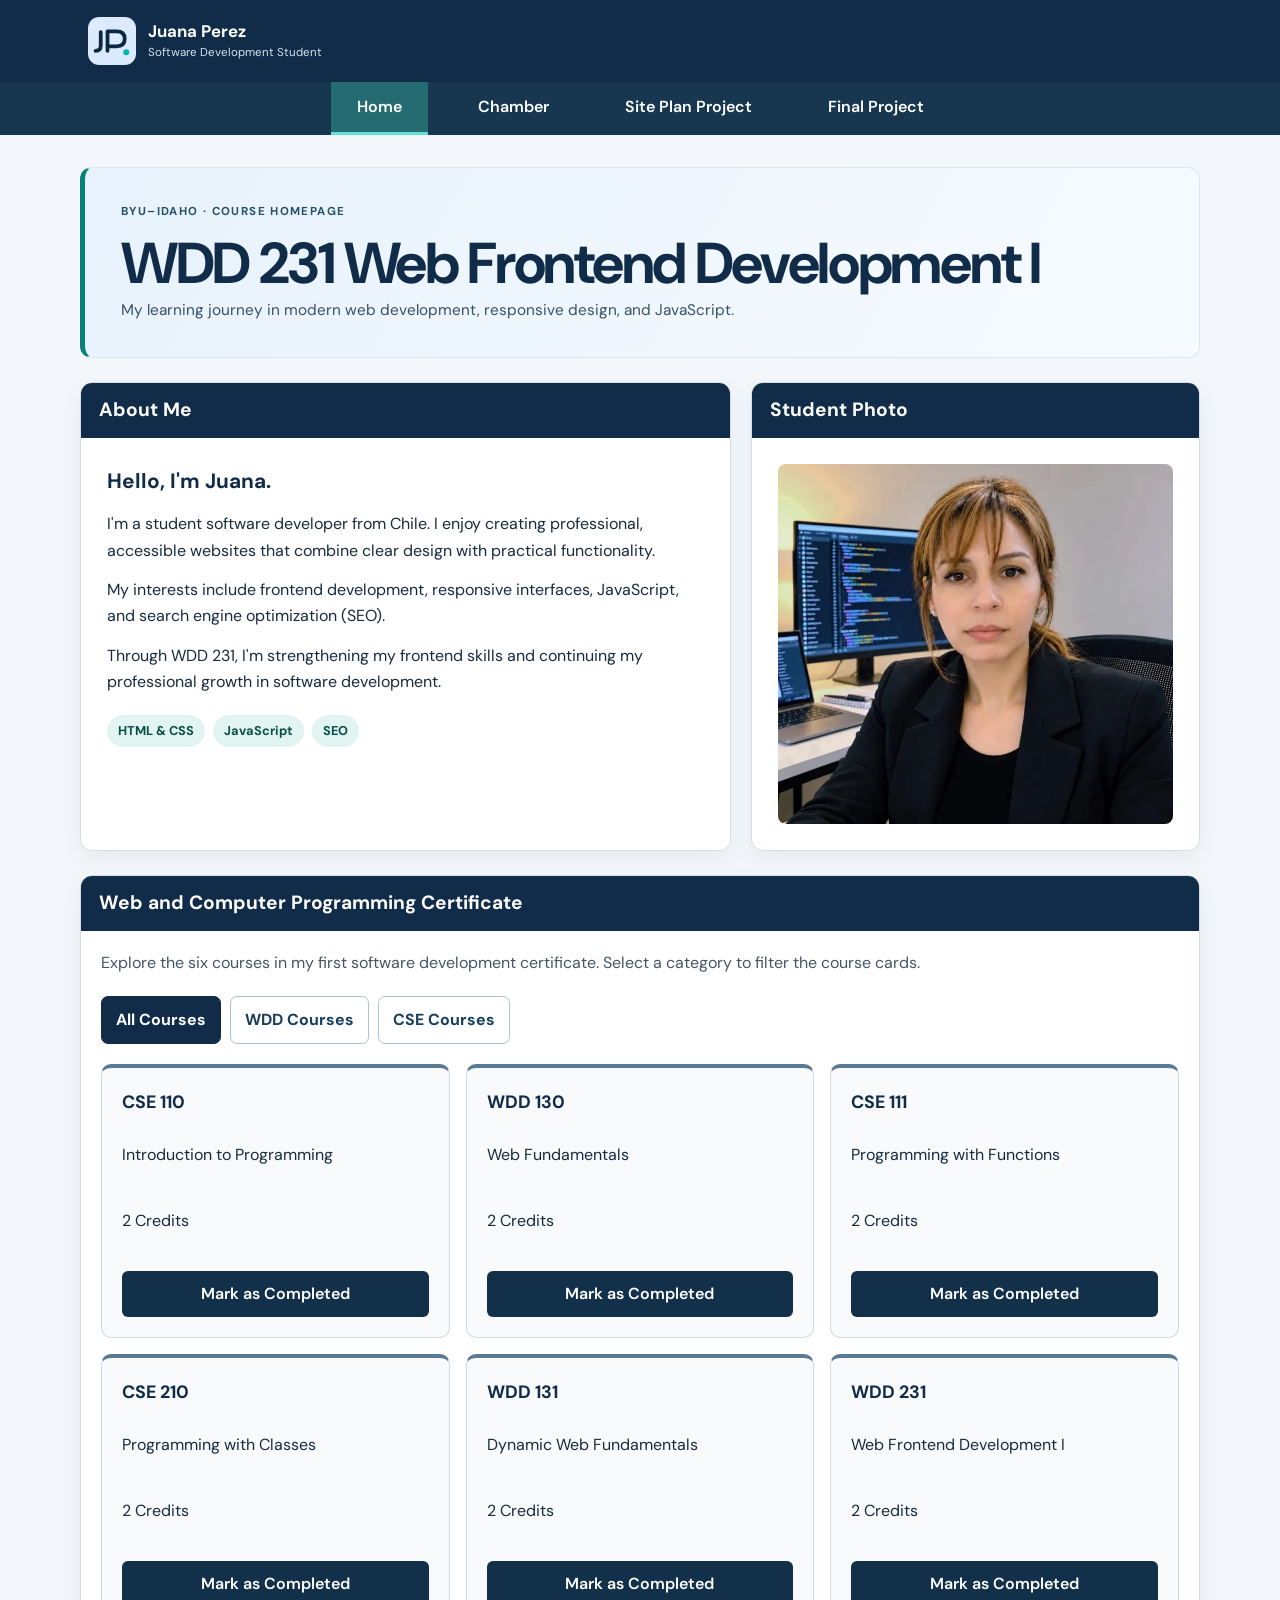
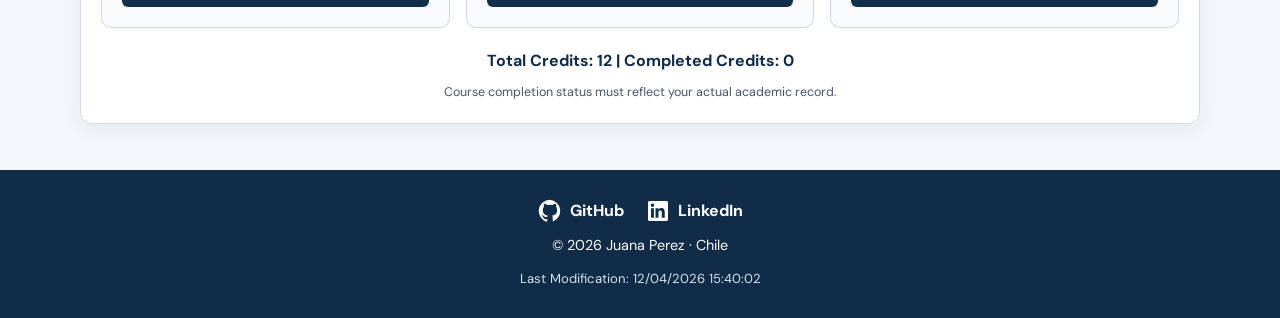
<file: index.html>
<!DOCTYPE html>
<html lang="en">

<head>
  <meta charset="UTF-8">
  <meta name="viewport" content="width=device-width, initial-scale=1.0">
  <meta name="description"
    content="Juana Perez's WDD 231 Web Frontend Development I course homepage: student profile, photo, certificate courses and dynamic credit totals.">
  <meta name="author" content="Juana Perez">
  <meta name="theme-color" content="#102c48">
  <title>Home | WDD 231 | Juana Perez</title>
  <link rel="preconnect" href="https://fonts.googleapis.com">
  <link rel="preconnect" href="https://fonts.gstatic.com" crossorigin>
  <link href="https://fonts.googleapis.com/css2?family=DM+Sans:wght@400;500;600;700&display=swap" rel="stylesheet">
  <link rel="stylesheet" href="styles/small.css">
  <link rel="stylesheet" href="styles/larger.css">
  <script src="scripts/navigation.js" defer></script>
  <script src="scripts/date.js" defer></script>
  <script src="scripts/course.js" defer></script>
</head>

<body>
  <header class="site-header">
    <div class="header-inner">
      <div class="brand"><img src="images/logo.svg" width="48" height="48" alt="JP website logo"><span>Juana Perez
          <small>Software Development Student</small></span></div>
      <button type="button" id="menu-button" class="menu-button" aria-controls="navigation" aria-expanded="false"
        aria-label="Open navigation menu"><span aria-hidden="true">☰</span></button>
    </div>
  </header>
  <nav id="navigation" class="site-nav" aria-label="Main navigation">
    <div class="nav-inner">
      <a href="index.html" aria-current="page">Home</a>
      <a href="chamber/index.html">Chamber</a>
      <a href="final/siteplan.html">Site Plan Project</a>
      <a href="final/index.html">Final Project</a>

    </div>
  </nav>
  <main>
    <div class="hero">
      <p class="eyebrow">BYU–IDAHO · COURSE HOMEPAGE</p>
      <h1>WDD 231 Web Frontend Development I</h1>
      <p class="hero-description">My learning journey in modern web development, responsive design, and JavaScript.</p>
    </div>

    <div class="intro-grid">
      <section class="panel about-me" aria-labelledby="about-heading">
        <h2 id="about-heading">About Me</h2>
        <div class="panel-content">
          <p class="hello">Hello, I'm Juana.</p>
          <p>I'm a student software developer from Chile. I enjoy creating professional, accessible websites that
            combine clear design with practical functionality.</p>
          <p>My interests include frontend development, responsive interfaces, JavaScript, and search engine
            optimization (SEO).</p>
          <p>Through WDD 231, I'm strengthening my frontend skills and continuing my professional growth in software
            development.</p>
          <div class="skills"><span>HTML & CSS</span><span>JavaScript</span><span>SEO</span></div>
        </div>
      </section>
      <section class="panel photo-panel" aria-labelledby="photo-heading">
        <h2 id="photo-heading">Student Photo</h2>
        <div class="panel-content photo-content"><img src="images/foto-perfil-wdd231.webp"
            alt="Portrait of Juana Perez at her web development workspace" width="720" height="703" loading="lazy">
        </div>
      </section>
    </div>

    <section class="panel certificate" aria-labelledby="certificate-heading">
      <h2 id="certificate-heading">Web and Computer Programming Certificate</h2>
      <div class="certificate-intro">
        <p>Explore the six courses in my first software development certificate. Select a category to filter the course
          cards.</p>
      </div>
      <div class="filter-controls" role="group" aria-label="Filter certificate courses">
        <button type="button" data-filter="all" class="selected" aria-pressed="true">All Courses</button>
        <button type="button" data-filter="WDD" aria-pressed="false">WDD Courses</button>
        <button type="button" data-filter="CSE" aria-pressed="false">CSE Courses</button>
      </div>
      <div class="course-grid" id="course-list" aria-live="polite"></div>
      <p class="credits" id="total-credits" aria-live="polite"></p>
      <p class="course-note">Course completion status must reflect your actual academic record.</p>
    </section>
  </main>
  <footer class="site-footer">
    <div class="social-links">
      <a href="https://github.com/JPgitidaho" target="_blank" rel="noopener noreferrer"
        aria-label="Juana Perez on GitHub"><img src="images/github.svg" alt="" width="24" height="24"> GitHub</a>
      <a href="https://www.linkedin.com/" target="_blank" rel="noopener noreferrer"
        aria-label="LinkedIn (replace with your actual profile)"><img src="images/linkedin.svg" alt="" width="24"
          height="24"> LinkedIn</a>
    </div>
    <p>© <span id="currentyear"></span> Juana Perez · Chile</p>
    <p class="last-updated">Last Modification: <span id="lastModified"></span></p>
  </footer>
</body>

</html>
</file>
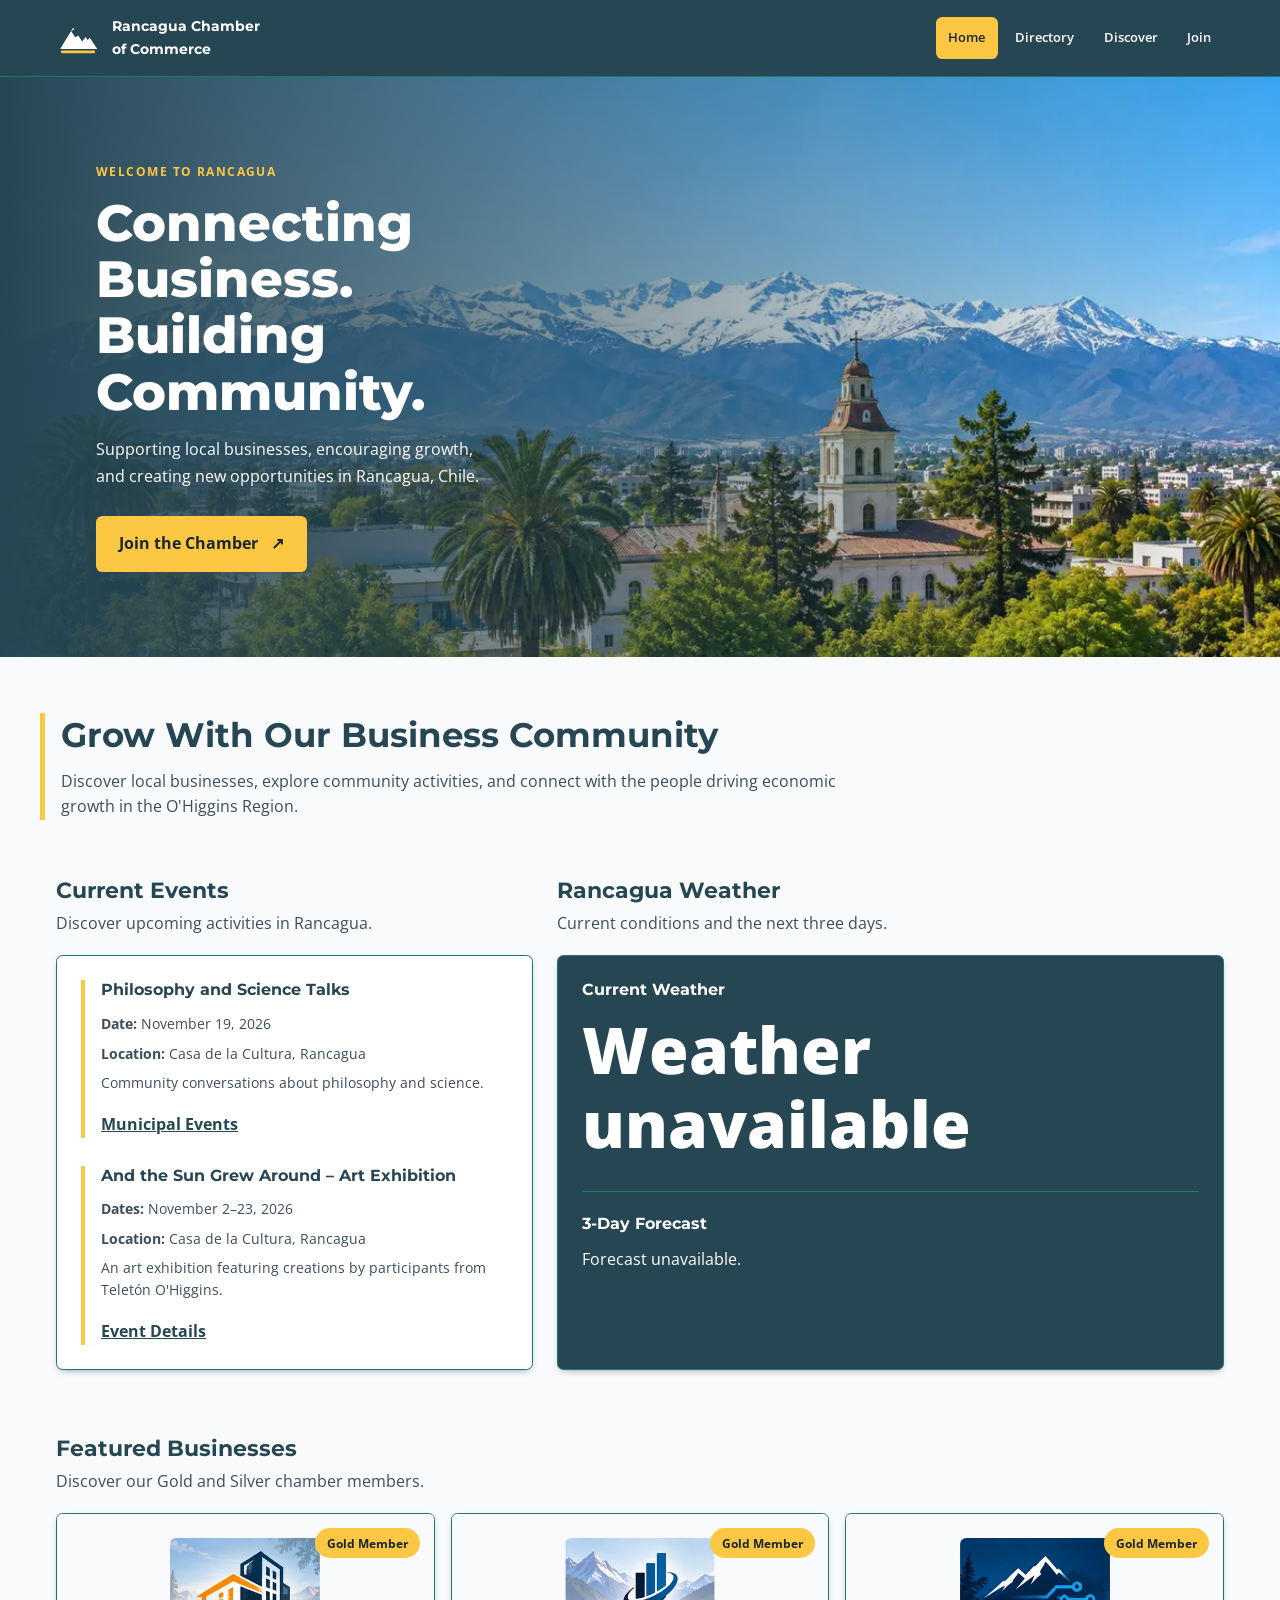
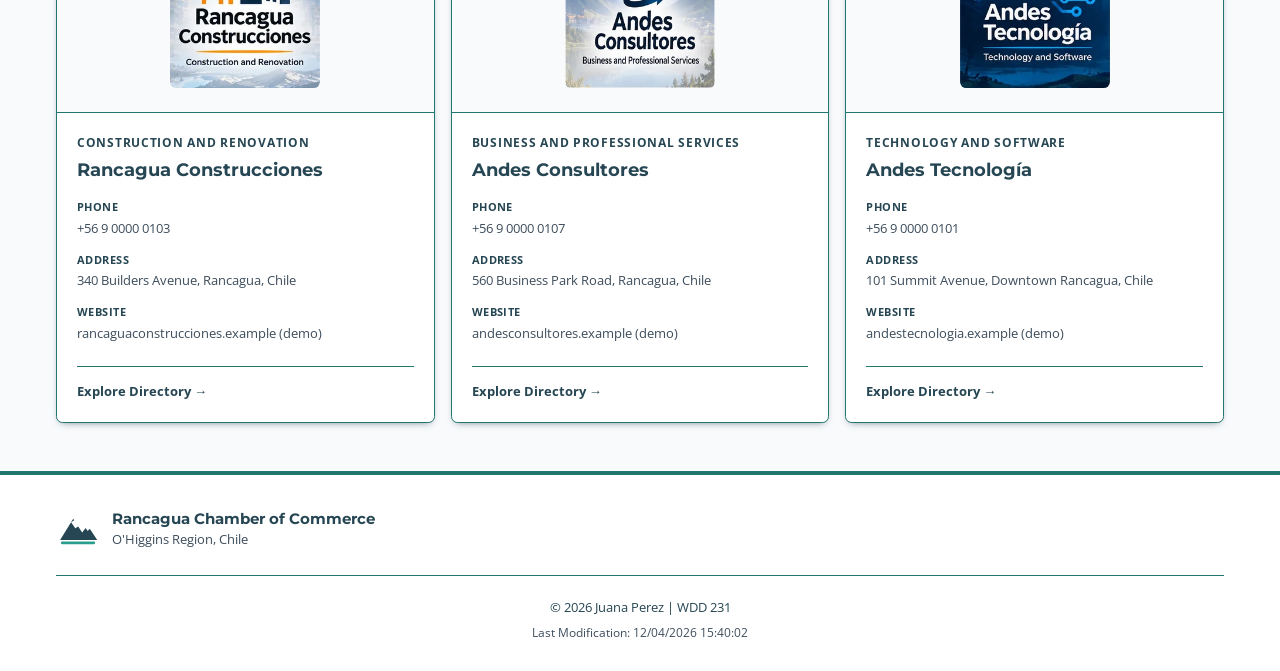
<file: chamber/index.html>
<!DOCTYPE html>
<html lang="en">

<head>
    <meta charset="UTF-8">
    <meta name="viewport" content="width=device-width, initial-scale=1.0">
    <meta name="description" content="Explore local businesses, community events, weather, and membership opportunities with the Rancagua Chamber of Commerce in Chile.">
    <meta name="author" content="Juana Perez">
    <meta name="theme-color" content="#264653">

    <title>Home | Rancagua Chamber of Commerce</title>

    <link rel="icon" type="image/svg+xml" href="images/favicon.svg">

    <meta property="og:type" content="website">
    <meta property="og:title" content="Home | Rancagua Chamber of Commerce">
    <meta property="og:description" content="Supporting local businesses and connecting the community in Rancagua, Chile.">
    <meta property="og:image" content="https://jpgitidaho.github.io/wdd231/chamber/images/og-image.webp">
    <meta property="og:url" content="https://jpgitidaho.github.io/wdd231/chamber/index.html">
    <meta property="og:locale" content="en_US">

    <link rel="preconnect" href="https://fonts.googleapis.com">
    <link rel="preconnect" href="https://fonts.gstatic.com" crossorigin>
    <link href="https://fonts.googleapis.com/css2?family=Montserrat:wght@400;500;600;700;800&family=Open+Sans:wght@400;500;600;700&display=swap" rel="stylesheet">

    <link rel="stylesheet" href="styles/normalize.css">
    <link rel="stylesheet" href="styles/small.css">
    <link rel="stylesheet" href="styles/larger.css">

    <script src="scripts/navigation.js" defer></script>
    <script src="scripts/date.js" defer></script>
    <script src="scripts/weather.js" defer></script>
    <script src="scripts/spotlights.js" defer></script>
</head>

<body class="home-page">
    <header class="site-header">
        <div class="header-container">
            <a href="index.html" class="brand" aria-label="Rancagua Chamber of Commerce - Home">
                <img src="images/logo-navbar.svg" alt="" width="48" height="48">
                <span class="brand-name">Rancagua Chamber <br> of Commerce</span>
            </a>

            <button
                id="menu-button"
                class="menu-button"
                type="button"
                aria-label="Open navigation menu"
                aria-controls="primary-navigation"
                aria-expanded="false">
                ☰
            </button>
        </div>
    </header>

    <nav id="primary-navigation" class="site-nav" aria-label="Main navigation">
        <ul>
            <li><a href="index.html" aria-current="page">Home</a></li>
            <li><a href="directory.html">Directory</a></li>
            <li><a href="discover.html">Discover</a></li>
            <li><a href="join.html">Join</a></li>
        </ul>
    </nav>

    <main>
        <section class="home-hero" aria-labelledby="home-heading">
            <img
                src="images/chamber-home-hero.webp"
                alt="Panoramic landscape representing Rancagua and the Andes"
                width="1599"
                height="900"
                fetchpriority="high">

            <div class="hero-content">
                <p class="hero-eyebrow">WELCOME TO RANCAGUA</p>
                <h1 id="home-heading">Connecting Business. Building Community.</h1>
                <p>Supporting local businesses, encouraging growth, and creating new opportunities in Rancagua, Chile.</p>
                <a href="join.html" class="hero-cta">Join the Chamber</a>
            </div>
        </section>

        <section class="home-intro" aria-labelledby="welcome-heading">
            <h2 id="welcome-heading">Grow With Our Business Community</h2>
            <p>Discover local businesses, explore community activities, and connect with the people driving economic growth in the O'Higgins Region.</p>
        </section>

        <div class="home-information">
            <section class="home-events" aria-labelledby="events-heading">
                <div class="section-heading">
                    <h2 id="events-heading">Current Events</h2>
                    <p>Discover upcoming activities in Rancagua.</p>
                </div>

                <div class="events-container">
                    <article class="event-card">
                        <h3>Philosophy and Science Talks</h3>
                        <p><strong>Date:</strong> November 19, 2026</p>
                        <p><strong>Location:</strong> Casa de la Cultura, Rancagua</p>
                        <p>Community conversations about philosophy and science.</p>
                        <a href="https://munirancagua.gob.cl/" target="_blank" rel="noopener noreferrer">Municipal Events</a>
                    </article>

                    <article class="event-card">
                        <h3>And the Sun Grew Around – Art Exhibition</h3>
                        <p><strong>Dates:</strong> November 2–23, 2026</p>
                        <p><strong>Location:</strong> Casa de la Cultura, Rancagua</p>
                        <p>An art exhibition featuring creations by participants from Teletón O'Higgins.</p>
                        <a href="https://munirancagua.gob.cl/agenda-municipal/y-el-sol-crecio-al-rededor-exposicion-artistica-de-la-teleton-llega-a-casa-de-la-cultura-rancagua" target="_blank" rel="noopener noreferrer">Event Details</a>
                    </article>
                </div>
            </section>

            <section class="home-weather" aria-labelledby="weather-heading">
                <div class="section-heading">
                    <h2 id="weather-heading">Rancagua Weather</h2>
                    <p>Current conditions and the next three days.</p>
                </div>

                <div class="weather-card">
                    <div class="current-weather">
                        <h3>Current Weather</h3>
                        <p id="weather-temperature" aria-live="polite">Loading weather...</p>
                        <p id="weather-description"></p>
                    </div>

                    <div class="weather-forecast">
                        <h3>3-Day Forecast</h3>
                        <div id="forecast-container" aria-live="polite">
                            <p>Loading forecast...</p>
                        </div>
                    </div>
                </div>
            </section>
        </div>

        <section class="home-spotlights" aria-labelledby="spotlights-heading">
            <div class="section-heading">
                <h2 id="spotlights-heading">Featured Businesses</h2>
                <p>Discover our Gold and Silver chamber members.</p>
            </div>

            <div id="spotlight-container" class="members-grid" aria-live="polite">
                <p>Loading featured businesses...</p>
            </div>
        </section>
    </main>

    <footer id="site-footer" class="site-footer">
        <div class="footer-container">
            <div class="footer-top">
                <div class="footer-brand">
                    <img src="images/favicon.svg" alt="" width="48" height="48">
                    <div>
                        <h2>Rancagua Chamber of Commerce</h2>
                        <p>O'Higgins Region, Chile</p>
                    </div>
                </div>
            </div>

            <div class="footer-bottom">
                <p>&copy; <span id="currentyear"></span> Juana Perez | WDD 231</p>
                <p class="last-modified">
                    Last Modification: <span id="lastModified"></span>
                </p>
            </div>
        </div>
    </footer>
</body>

</html>
</file>
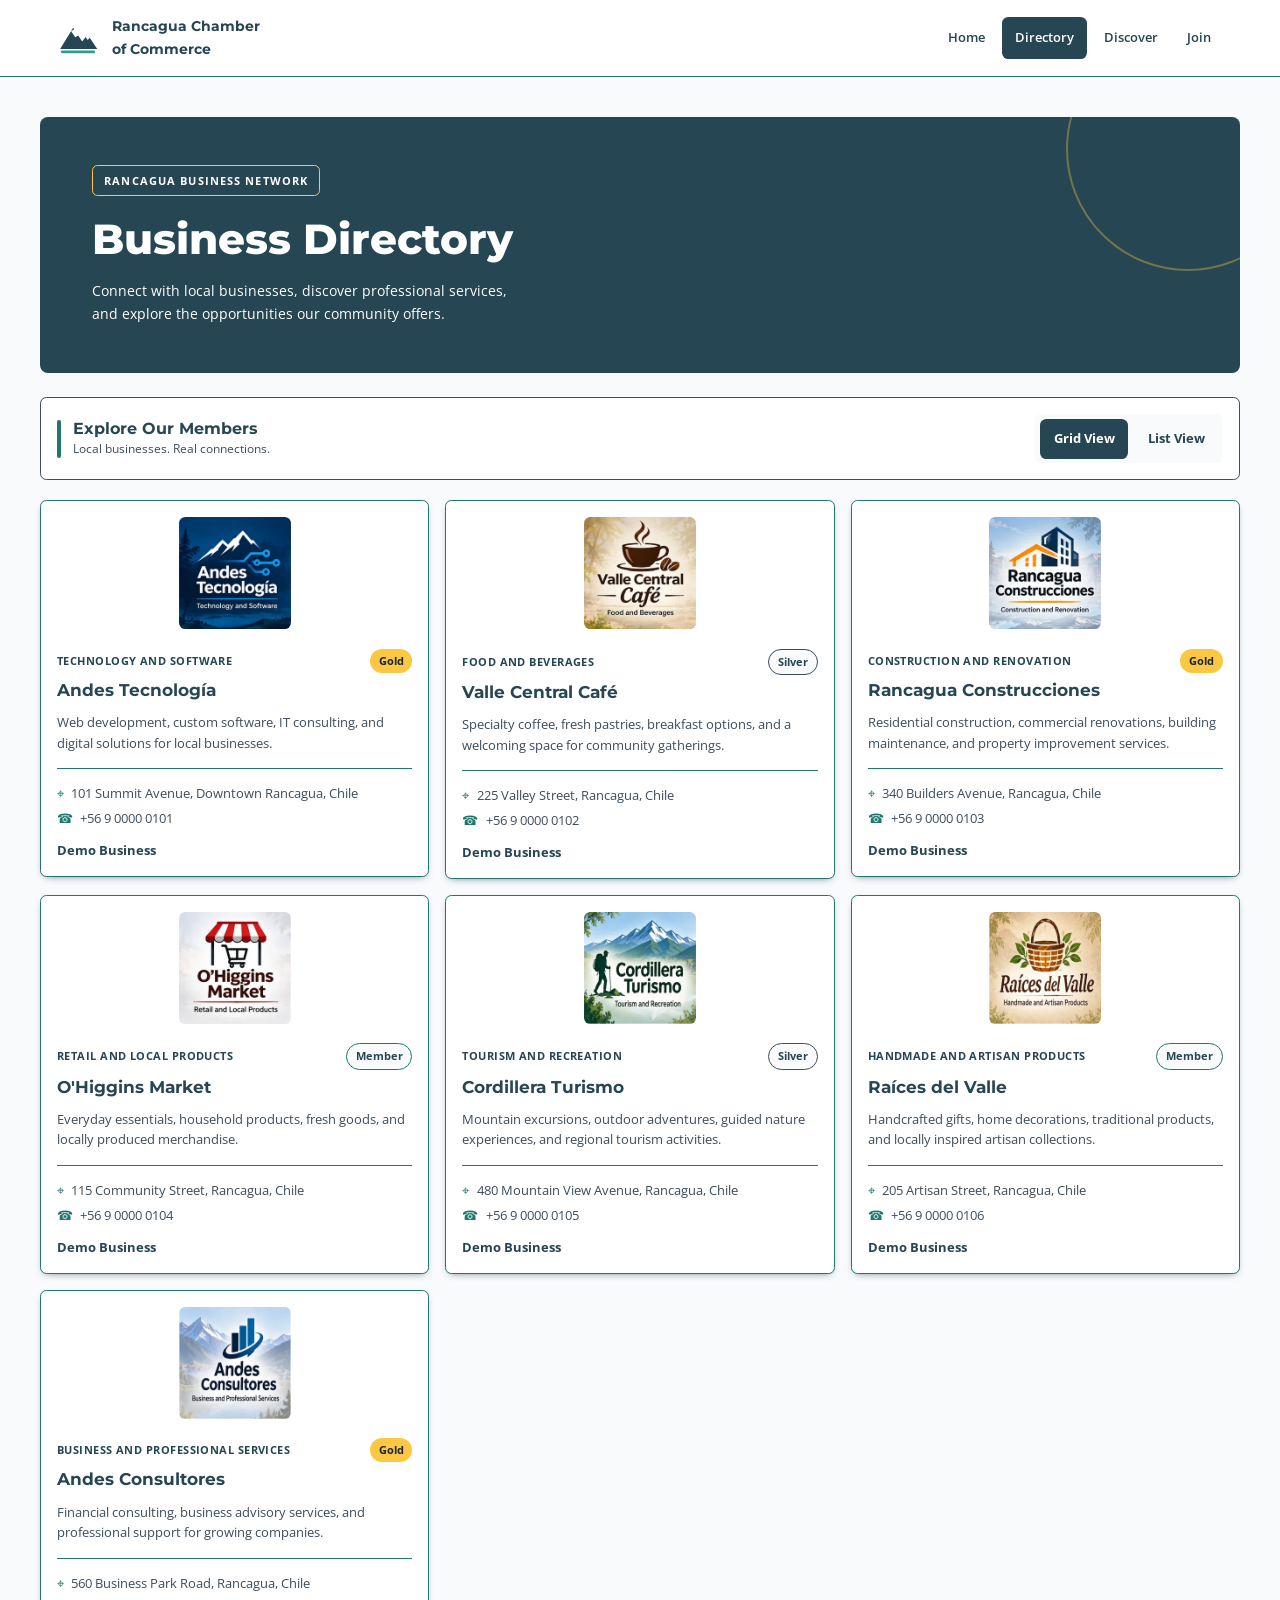
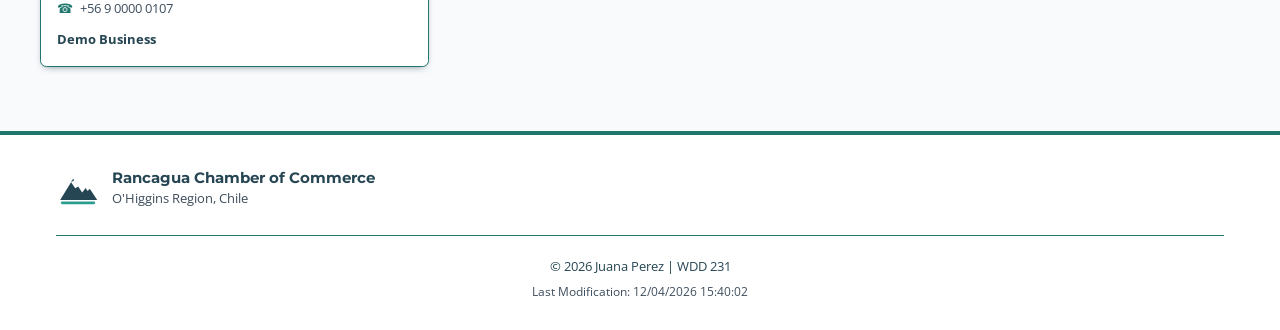
<file: chamber/directory.html>
<!DOCTYPE html>
<html lang="en">

<head>
    <meta charset="UTF-8">
    <meta name="viewport" content="width=device-width, initial-scale=1.0">

    <title>Business Directory | Rancagua Chamber of Commerce</title>
    <meta name="description" content="Explore businesses, services, and opportunities in the Rancagua Chamber of Commerce directory, O'Higgins Region, Chile.">
    <meta name="author" content="Juana Perez">
    <meta name="theme-color" content="#264653">

    <link rel="icon" type="image/svg+xml" href="images/favicon.svg">

    <meta property="og:type" content="website">
    <meta property="og:title" content="Business Directory | Rancagua Chamber of Commerce">
    <meta property="og:description" content="Discover local businesses and professional services in Rancagua, Chile.">
    <meta property="og:image" content="https://jpgitidaho.github.io/wdd231/chamber/images/og-image.webp">
    <meta property="og:url" content="https://jpgitidaho.github.io/wdd231/chamber/directory.html">
    <meta property="og:locale" content="en_US">

    <link rel="preconnect" href="https://fonts.googleapis.com">
    <link rel="preconnect" href="https://fonts.gstatic.com" crossorigin>
    <link href="https://fonts.googleapis.com/css2?family=Montserrat:wght@400;500;600;700;800&family=Open+Sans:wght@400;500;600;700&display=swap" rel="stylesheet">

    <link rel="preload" as="image" href="images/andes-tecnologia.webp" fetchpriority="high">

    <link rel="stylesheet" href="styles/normalize.css">
    <link rel="stylesheet" href="styles/small.css">
    <link rel="stylesheet" href="styles/larger.css">

    <script src="scripts/navigation.js" defer></script>
    <script src="scripts/directory.js" defer></script>
    <script src="scripts/date.js" defer></script>
</head>

<body>
    <header class="site-header">
        <div class="header-container">
            <a href="index.html" class="brand" aria-label="Rancagua Chamber of Commerce - Home">
                <img src="images/favicon.svg" alt="" width="48" height="48">
                <span class="brand-name">Rancagua Chamber <br> of Commerce</span>
            </a>

            <button
                id="menu-button"
                class="menu-button"
                type="button"
                aria-label="Open navigation menu"
                aria-controls="primary-navigation"
                aria-expanded="false">
                ☰
            </button>
        </div>
    </header>

    <nav id="primary-navigation" class="site-nav" aria-label="Main navigation">
        <ul>
            <li><a href="index.html">Home</a></li>
            <li><a href="directory.html" aria-current="page">Directory</a></li>
            <li><a href="discover.html">Discover</a></li>
            <li><a href="join.html">Join</a></li>
        </ul>
    </nav>

    <main>
        <section class="directory-section" aria-labelledby="directory-heading">

            <div class="directory-header">
                <div class="directory-header-content">
                    <p class="directory-eyebrow">RANCAGUA BUSINESS NETWORK</p>
                    <h1 id="directory-heading">Business Directory</h1>
                    <p class="directory-intro">
                        Connect with local businesses, discover professional
                        services, and explore the opportunities our community offers.
                    </p>
                </div>
            </div>

            <div class="directory-toolbar">
                <div class="directory-toolbar-text">
                    <span class="toolbar-indicator" aria-hidden="true"></span>
                    <div>
                        <h2>Explore Our Members</h2>
                        <p>Local businesses. Real connections.</p>
                    </div>
                </div>

                <div class="directory-controls" role="group" aria-label="Directory display options">
                    <button
                        type="button"
                        id="grid-view"
                        class="view-button"
                        aria-pressed="true">
                        Grid View
                    </button>
                    <button
                        type="button"
                        id="list-view"
                        class="view-button"
                        aria-pressed="false">
                        List View
                    </button>
                </div>
            </div>

            <div id="members-container" class="members-grid" aria-live="polite"></div>

        </section>
    </main>

    <footer id="site-footer" class="site-footer">
        <div class="footer-container">
            <div class="footer-top">
                <div class="footer-brand">
                    <img src="images/favicon.svg" alt="" width="48" height="48">
                
                    <div>
                        <h2>Rancagua Chamber of Commerce</h2>
                        <p>O'Higgins Region, Chile</p>
                    </div>
                </div>
            </div>

            <div class="footer-bottom">
                <p>&copy; <span id="currentyear"></span> Juana Perez | WDD 231</p>
                <p class="last-modified">
                    Last Modification: <span id="lastModified"></span>
                </p>
            </div>
        </div>
    </footer>
</body>

</html>
</file>
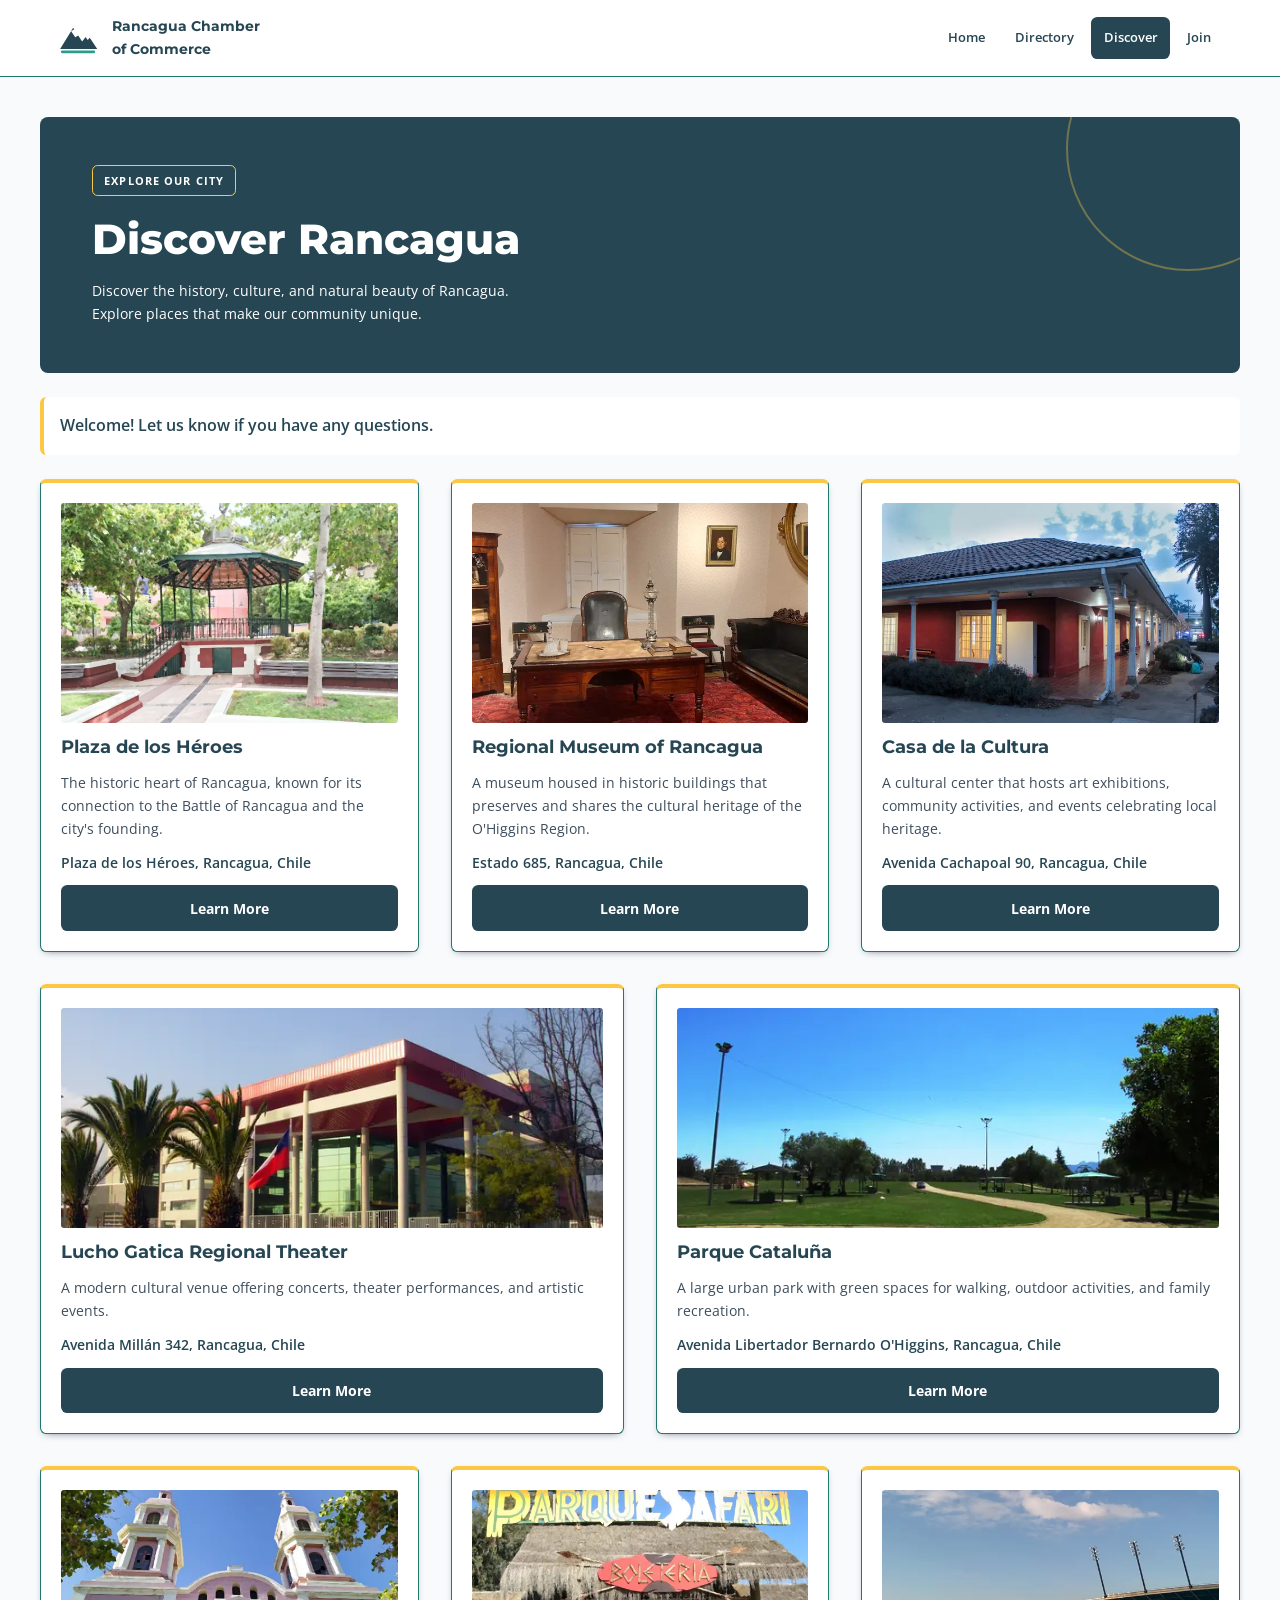
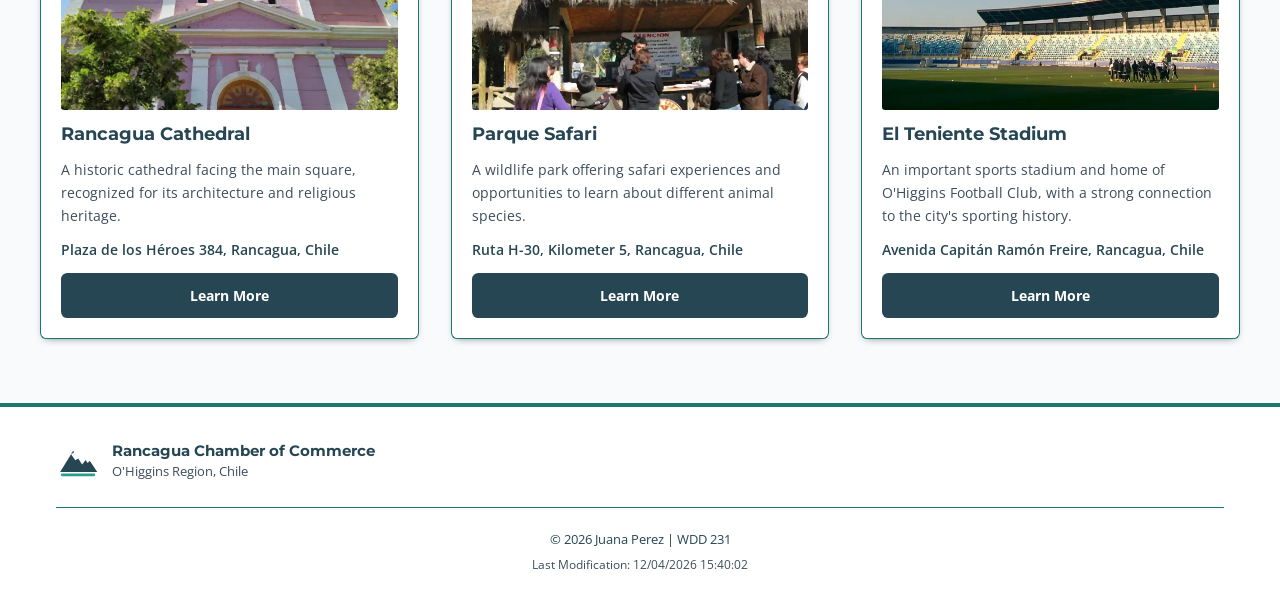
<file: chamber/discover.html>
<!DOCTYPE html>
<html lang="en">

<head>
    <meta charset="UTF-8">
    <meta name="viewport" content="width=device-width, initial-scale=1.0">

    <title>Discover Rancagua | Rancagua Chamber of Commerce</title>
    <meta name="description" content="Explore eight cultural, historical, and recreational attractions in Rancagua, Chile.">
    <meta name="author" content="Juana Perez">
    <meta name="theme-color" content="#264653">

    <link rel="icon" type="image/svg+xml" href="images/favicon.svg">

    <meta property="og:type" content="website">
    <meta property="og:title" content="Discover Rancagua | Rancagua Chamber of Commerce">
    <meta property="og:description" content="Explore the culture, history, and attractions of Rancagua, Chile.">
    <meta property="og:image" content="https://jpgitidaho.github.io/wdd231/chamber/images/og-image.webp">
    <meta property="og:url" content="https://jpgitidaho.github.io/wdd231/chamber/discover.html">
    <meta property="og:locale" content="en_US">

    <link rel="preconnect" href="https://fonts.googleapis.com">
    <link rel="preconnect" href="https://fonts.gstatic.com" crossorigin>
    <link href="https://fonts.googleapis.com/css2?family=Montserrat:wght@400;500;600;700;800&family=Open+Sans:wght@400;500;600;700&display=swap" rel="stylesheet">

    <link rel="stylesheet" href="styles/normalize.css">
    <link rel="stylesheet" href="styles/small.css">
    <link rel="stylesheet" href="styles/larger.css">

    <script src="scripts/navigation.js" defer></script>
    <script src="scripts/date.js" defer></script>
    <script src="scripts/discover.js" type="module"></script>
</head>

<body>
    <header class="site-header">
        <div class="header-container">
            <a href="index.html" class="brand" aria-label="Rancagua Chamber of Commerce - Home">
                <img src="images/favicon.svg" alt="" width="48" height="48">
                <span class="brand-name">Rancagua Chamber <br> of Commerce</span>
            </a>

            <button
                id="menu-button"
                class="menu-button"
                type="button"
                aria-label="Open navigation menu"
                aria-controls="primary-navigation"
                aria-expanded="false">
                ☰
            </button>
        </div>
    </header>

    <nav id="primary-navigation" class="site-nav" aria-label="Main navigation">
        <ul>
            <li><a href="index.html">Home</a></li>
            <li><a href="directory.html">Directory</a></li>
            <li><a href="discover.html" aria-current="page">Discover</a></li>
            <li><a href="join.html">Join</a></li>
        </ul>
    </nav>

    <main>
        <section class="discover-section" aria-labelledby="discover-heading">
            <div class="directory-header">
                <div class="directory-header-content">
                    <p class="directory-eyebrow">EXPLORE OUR CITY</p>
                    <h1 id="discover-heading">Discover Rancagua</h1>
                    <p class="directory-intro">
                        Discover the history, culture, and natural beauty of
                        Rancagua. Explore places that make our community unique.
                    </p>
                </div>
            </div>

            <p id="visit-message" class="visit-message" aria-live="polite"></p>

            <div id="discover-grid" class="discover-grid"></div>
        </section>
    </main>

    <footer id="site-footer" class="site-footer">
        <div class="footer-container">
            <div class="footer-top">
                <div class="footer-brand">
                    <img src="images/favicon.svg" alt="" width="48" height="48">
                    <div>
                        <h2>Rancagua Chamber of Commerce</h2>
                        <p>O'Higgins Region, Chile</p>
                    </div>
                </div>
            </div>

            <div class="footer-bottom">
                <p>&copy; <span id="currentyear"></span> Juana Perez | WDD 231</p>
                <p class="last-modified">
                    Last Modification: <span id="lastModified"></span>
                </p>
            </div>
        </div>
    </footer>
</body>

</html>
</file>
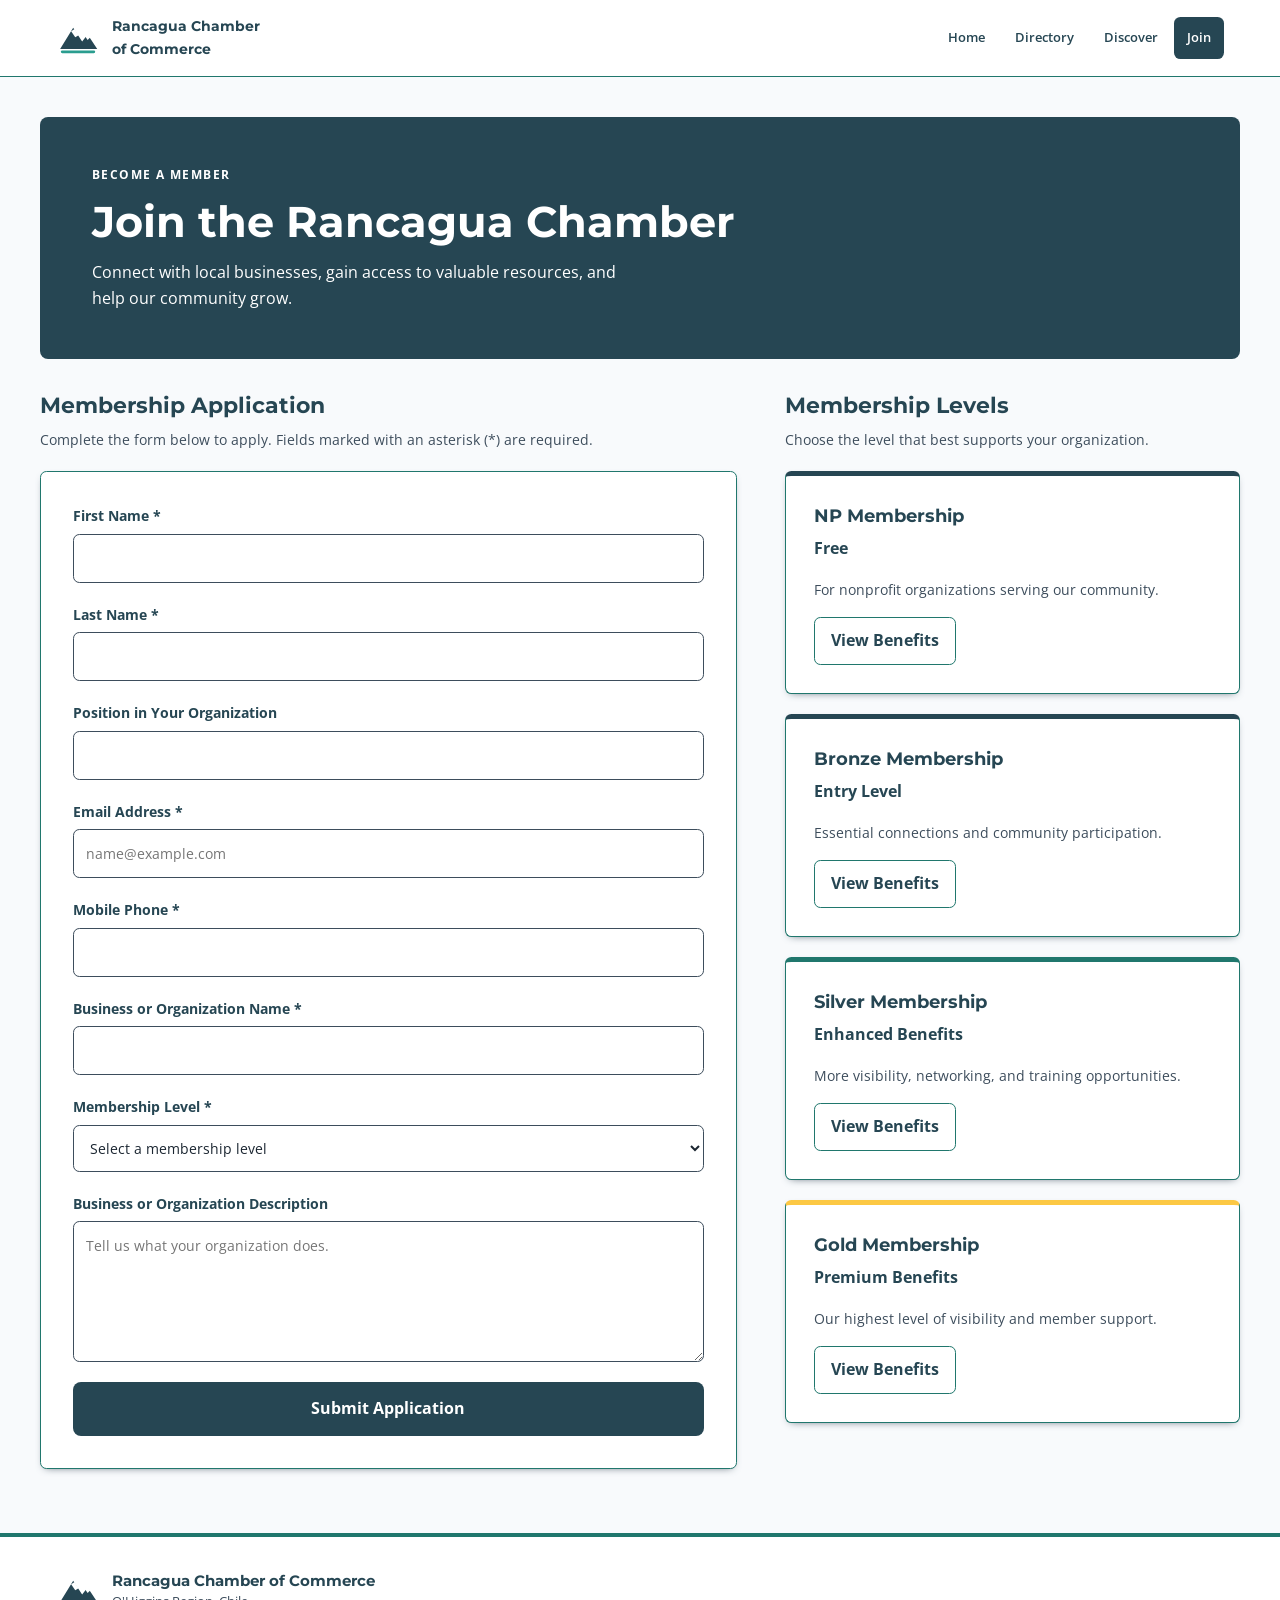
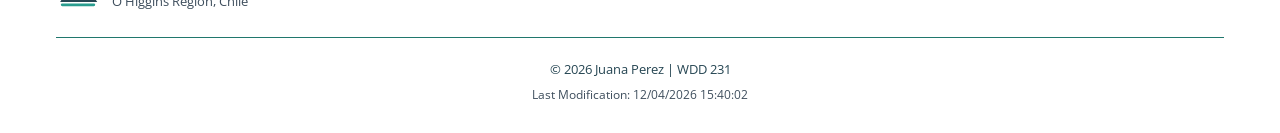
<file: chamber/join.html>
<!DOCTYPE html>
<html lang="en">

<head>
    <meta charset="UTF-8">
    <meta name="viewport" content="width=device-width, initial-scale=1.0">
    <meta name="description" content="Apply to join the Rancagua Chamber of Commerce. Explore membership levels and connect your business with our local community.">
    <meta name="author" content="Juana Perez">
    <meta name="theme-color" content="#264653">

    <title>Join | Rancagua Chamber of Commerce</title>

    <link rel="icon" type="image/svg+xml" href="images/favicon.svg">

    <meta property="og:type" content="website">
    <meta property="og:title" content="Join | Rancagua Chamber of Commerce">
    <meta property="og:description" content="Explore membership benefits and apply to join the Rancagua business community.">
    <meta property="og:image" content="https://jpgitidaho.github.io/wdd231/chamber/images/og-image.webp">
    <meta property="og:url" content="https://jpgitidaho.github.io/wdd231/chamber/join.html">
    <meta property="og:locale" content="en_US">

    <link rel="preconnect" href="https://fonts.googleapis.com">
    <link rel="preconnect" href="https://fonts.gstatic.com" crossorigin>
    <link href="https://fonts.googleapis.com/css2?family=Montserrat:wght@400;500;600;700;800&family=Open+Sans:wght@400;500;600;700&display=swap" rel="stylesheet">

    <link rel="stylesheet" href="styles/normalize.css">
    <link rel="stylesheet" href="styles/small.css">
    <link rel="stylesheet" href="styles/larger.css">

    <script src="scripts/navigation.js" defer></script>
    <script src="scripts/date.js" defer></script>
    <script src="scripts/join.js" defer></script>
</head>

<body>
    <header class="site-header">
        <div class="header-container">
            <a href="index.html" class="brand" aria-label="Rancagua Chamber of Commerce - Home">
                <img src="images/favicon.svg" alt="" width="48" height="48">
                <span class="brand-name">Rancagua Chamber <br> of Commerce</span>
            </a>

            <button
                id="menu-button"
                class="menu-button"
                type="button"
                aria-label="Open navigation menu"
                aria-controls="primary-navigation"
                aria-expanded="false">
                ☰
            </button>
        </div>
    </header>

    <nav id="primary-navigation" class="site-nav" aria-label="Main navigation">
        <ul>
            <li><a href="index.html">Home</a></li>
            <li><a href="directory.html">Directory</a></li>
            <li><a href="discover.html">Discover</a></li>
            <li><a href="join.html" aria-current="page">Join</a></li>
        </ul>
    </nav>

    <main>
        <section class="join-header" aria-labelledby="join-heading">
            <p class="join-eyebrow">BECOME A MEMBER</p>
            <h1 id="join-heading">Join the Rancagua Chamber</h1>
            <p>Connect with local businesses, gain access to valuable resources, and help our community grow.</p>
        </section>

        <div class="join-layout">
            <section class="join-application" aria-labelledby="application-heading">
                <div class="join-section-heading">
                    <h2 id="application-heading">Membership Application</h2>
                    <p>Complete the form below to apply. Fields marked with an asterisk (*) are required.</p>
                </div>

                <form class="join-form" action="thankyou.html" method="get">
                    <label for="first-name">
                        First Name <span aria-hidden="true">*</span>
                        <input type="text" id="first-name" name="first-name" title="Enter your first name" autocomplete="given-name" required>
                    </label>

                    <label for="last-name">
                        Last Name <span aria-hidden="true">*</span>
                        <input type="text" id="last-name" name="last-name" title="Enter your last name" autocomplete="family-name" required>
                    </label>

                    <label for="organization-title">
                        Position in Your Organization
                        <input type="text" id="organization-title" name="organization-title" title="Use at least seven letters, spaces, or hyphens" autocomplete="organization-title" pattern="[A-Za-z\s\-]{7,}">
                    </label>

                    <label for="email">
                        Email Address <span aria-hidden="true">*</span>
                        <input type="email" id="email" name="email" title="Enter a valid email address" autocomplete="email" placeholder="name@example.com" required>
                    </label>

                    <label for="phone">
                        Mobile Phone <span aria-hidden="true">*</span>
                        <input type="tel" id="phone" name="phone" title="Enter your mobile phone number" autocomplete="tel" required>
                    </label>

                    <label for="organization">
                        Business or Organization Name <span aria-hidden="true">*</span>
                        <input type="text" id="organization" name="organization" title="Enter your business or organization name" autocomplete="organization" required>
                    </label>

                    <label for="membership">
                        Membership Level <span aria-hidden="true">*</span>
                        <select id="membership" name="membership" title="Choose a membership level" required>
                            <option value="" selected disabled>Select a membership level</option>
                            <option value="np">NP Membership</option>
                            <option value="bronze">Bronze Membership</option>
                            <option value="silver">Silver Membership</option>
                            <option value="gold">Gold Membership</option>
                        </select>
                    </label>

                    <label for="description">
                        Business or Organization Description
                        <textarea id="description" name="description" title="Describe your business or organization" rows="5" placeholder="Tell us what your organization does."></textarea>
                    </label>

                    <input type="hidden" name="timestamp" id="timestamp">

                    <button class="join-submit" type="submit">Submit Application</button>
                </form>
            </section>

            <aside class="membership-section" aria-labelledby="membership-heading">
                <div class="join-section-heading">
                    <h2 id="membership-heading">Membership Levels</h2>
                    <p>Choose the level that best supports your organization.</p>
                </div>

                <div class="membership-cards">
                    <article class="membership-card membership-card-np">
                        <h3>NP Membership</h3>
                        <p class="membership-price">Free</p>
                        <p>For nonprofit organizations serving our community.</p>
                        <button type="button" class="membership-details" data-modal="np-modal" aria-haspopup="dialog">View Benefits</button>
                    </article>

                    <article class="membership-card membership-card-bronze">
                        <h3>Bronze Membership</h3>
                        <p class="membership-price">Entry Level</p>
                        <p>Essential connections and community participation.</p>
                        <button type="button" class="membership-details" data-modal="bronze-modal" aria-haspopup="dialog">View Benefits</button>
                    </article>

                    <article class="membership-card membership-card-silver">
                        <h3>Silver Membership</h3>
                        <p class="membership-price">Enhanced Benefits</p>
                        <p>More visibility, networking, and training opportunities.</p>
                        <button type="button" class="membership-details" data-modal="silver-modal" aria-haspopup="dialog">View Benefits</button>
                    </article>

                    <article class="membership-card membership-card-gold">
                        <h3>Gold Membership</h3>
                        <p class="membership-price">Premium Benefits</p>
                        <p>Our highest level of visibility and member support.</p>
                        <button type="button" class="membership-details" data-modal="gold-modal" aria-haspopup="dialog">View Benefits</button>
                    </article>
                </div>
            </aside>
        </div>

        <dialog id="np-modal" class="membership-modal" aria-labelledby="np-modal-title">
            <h2 id="np-modal-title">NP Membership Benefits</h2>
            <p>No membership fee for nonprofit organizations.</p>
            <ul>
                <li>Access to chamber community information</li>
                <li>Opportunities to connect with local organizations</li>
                <li>Invitations to selected community events</li>
            </ul>
            <button type="button" class="modal-close">Close</button>
        </dialog>

        <dialog id="bronze-modal" class="membership-modal" aria-labelledby="bronze-modal-title">
            <h2 id="bronze-modal-title">Bronze Membership Benefits</h2>
            <p>Our introductory paid membership level.</p>
            <ul>
                <li>Chamber networking event invitations</li>
                <li>Business directory listing</li>
                <li>Access to basic member resources</li>
            </ul>
            <button type="button" class="modal-close">Close</button>
        </dialog>

        <dialog id="silver-modal" class="membership-modal" aria-labelledby="silver-modal-title">
            <h2 id="silver-modal-title">Silver Membership Benefits</h2>
            <p>A higher-tier membership with additional opportunities.</p>
            <ul>
                <li>All Bronze Membership benefits</li>
                <li>Discounts on selected chamber events</li>
                <li>Professional development and training opportunities</li>
                <li>Eligibility for featured business spotlights</li>
            </ul>
            <button type="button" class="modal-close">Close</button>
        </dialog>

        <dialog id="gold-modal" class="membership-modal" aria-labelledby="gold-modal-title">
            <h2 id="gold-modal-title">Gold Membership Benefits</h2>
            <p>Our highest paid membership level.</p>
            <ul>
                <li>All Silver Membership benefits</li>
                <li>Priority consideration for homepage spotlights</li>
                <li>Expanded business promotion opportunities</li>
                <li>Priority registration for selected chamber events</li>
            </ul>
            <button type="button" class="modal-close">Close</button>
        </dialog>
    </main>

    <footer id="site-footer" class="site-footer">
        <div class="footer-container">
            <div class="footer-top">
                <div class="footer-brand">
                    <img src="images/favicon.svg" alt="" width="48" height="48">
                    <div>
                        <h2>Rancagua Chamber of Commerce</h2>
                        <p>O'Higgins Region, Chile</p>
                    </div>
                </div>
            </div>

            <div class="footer-bottom">
                <p>&copy; <span id="currentyear"></span> Juana Perez | WDD 231</p>
                <p class="last-modified">
                    Last Modification: <span id="lastModified"></span>
                </p>
            </div>
        </div>
    </footer>
</body>

</html>
</file>
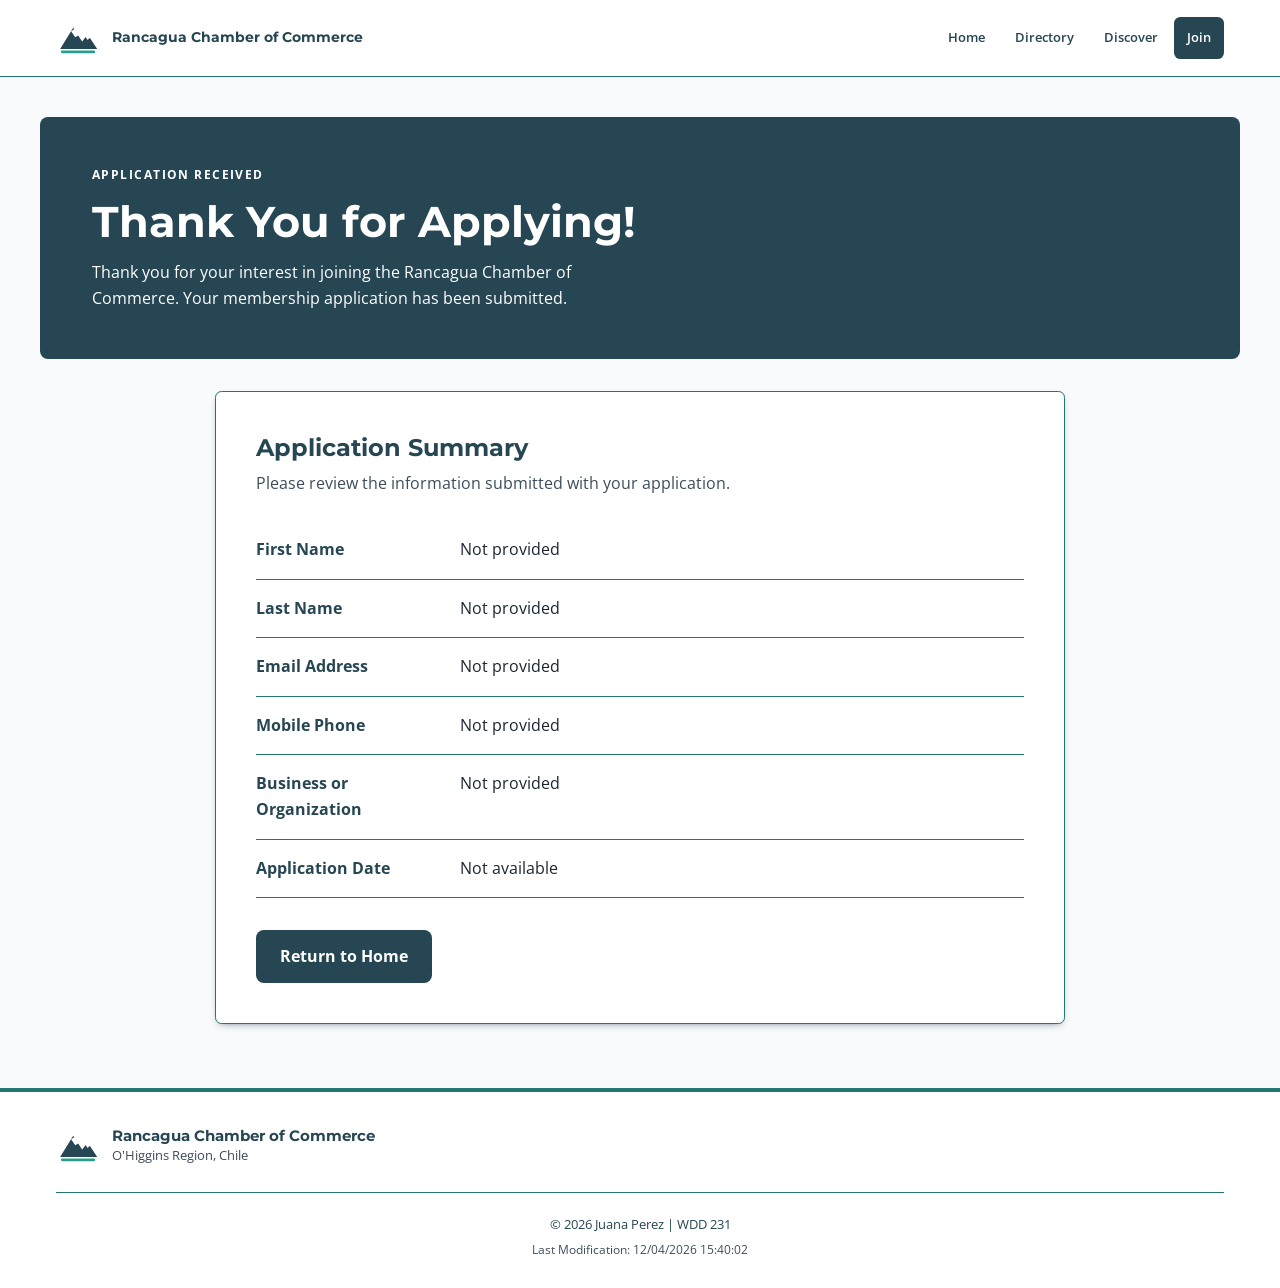
<file: chamber/thankyou.html>
<!DOCTYPE html>
<html lang="en">

<head>
    <meta charset="UTF-8">
    <meta name="viewport" content="width=device-width, initial-scale=1.0">
    <meta name="description" content="Thank you for submitting your membership application to the Rancagua Chamber of Commerce.">
    <meta name="author" content="Juana Perez">
    <meta name="theme-color" content="#264653">

    <title>Thank You | Rancagua Chamber of Commerce</title>

    <link rel="icon" type="image/svg+xml" href="images/favicon.svg">

    <link rel="preconnect" href="https://fonts.googleapis.com">
    <link rel="preconnect" href="https://fonts.gstatic.com" crossorigin>
    <link href="https://fonts.googleapis.com/css2?family=Montserrat:wght@400;500;600;700;800&family=Open+Sans:wght@400;500;600;700&display=swap" rel="stylesheet">

    <link rel="stylesheet" href="styles/normalize.css">
    <link rel="stylesheet" href="styles/small.css">
    <link rel="stylesheet" href="styles/larger.css">

    <script src="scripts/navigation.js" defer></script>
    <script src="scripts/date.js" defer></script>
    <script src="scripts/thankyou.js" defer></script>
</head>

<body>
    <header class="site-header">
        <div class="header-container">
            <a href="index.html" class="brand" aria-label="Rancagua Chamber of Commerce - Home">
                <img src="images/favicon.svg" alt="" width="48" height="48">
                <span class="brand-name">Rancagua Chamber of Commerce</span>
            </a>

            <button
                id="menu-button"
                class="menu-button"
                type="button"
                aria-label="Open navigation menu"
                aria-controls="primary-navigation"
                aria-expanded="false">
                ☰
            </button>
        </div>
    </header>

    <nav id="primary-navigation" class="site-nav" aria-label="Main navigation">
        <ul>
            <li><a href="index.html">Home</a></li>
            <li><a href="directory.html">Directory</a></li>
            <li><a href="discover.html">Discover</a></li>
            <li><a href="join.html" aria-current="page">Join</a></li>
        </ul>
    </nav>

    <main>
        <section class="join-header" aria-labelledby="thankyou-heading">
            <p class="join-eyebrow">APPLICATION RECEIVED</p>
            <h1 id="thankyou-heading">Thank You for Applying!</h1>
            <p>Thank you for your interest in joining the Rancagua Chamber of Commerce. Your membership application has been submitted.</p>
        </section>

        <section class="thankyou-content" aria-labelledby="confirmation-heading">
            <h2 id="confirmation-heading">Application Summary</h2>
            <p>Please review the information submitted with your application.</p>

            <dl class="thankyou-details">
                <div class="thankyou-detail">
                    <dt>First Name</dt>
                    <dd id="display-first-name"></dd>
                </div>

                <div class="thankyou-detail">
                    <dt>Last Name</dt>
                    <dd id="display-last-name"></dd>
                </div>

                <div class="thankyou-detail">
                    <dt>Email Address</dt>
                    <dd id="display-email"></dd>
                </div>

                <div class="thankyou-detail">
                    <dt>Mobile Phone</dt>
                    <dd id="display-phone"></dd>
                </div>

                <div class="thankyou-detail">
                    <dt>Business or Organization</dt>
                    <dd id="display-organization"></dd>
                </div>

                <div class="thankyou-detail">
                    <dt>Application Date</dt>
                    <dd id="display-timestamp"></dd>
                </div>
            </dl>

            <a class="thankyou-back" href="index.html">Return to Home</a>
        </section>
    </main>

    <footer id="site-footer" class="site-footer">
        <div class="footer-container">
            <div class="footer-top">
                <div class="footer-brand">
                    <img src="images/favicon.svg" alt="" width="48" height="48">
                    <div>
                        <h2>Rancagua Chamber of Commerce</h2>
                        <p>O'Higgins Region, Chile</p>
                    </div>
                </div>
            </div>

            <div class="footer-bottom">
                <p>&copy; <span id="currentyear"></span> Juana Perez | WDD 231</p>
                <p class="last-modified">
                    Last Modification: <span id="lastModified"></span>
                </p>
            </div>
        </div>
    </footer>
</body>

</html>
</file>
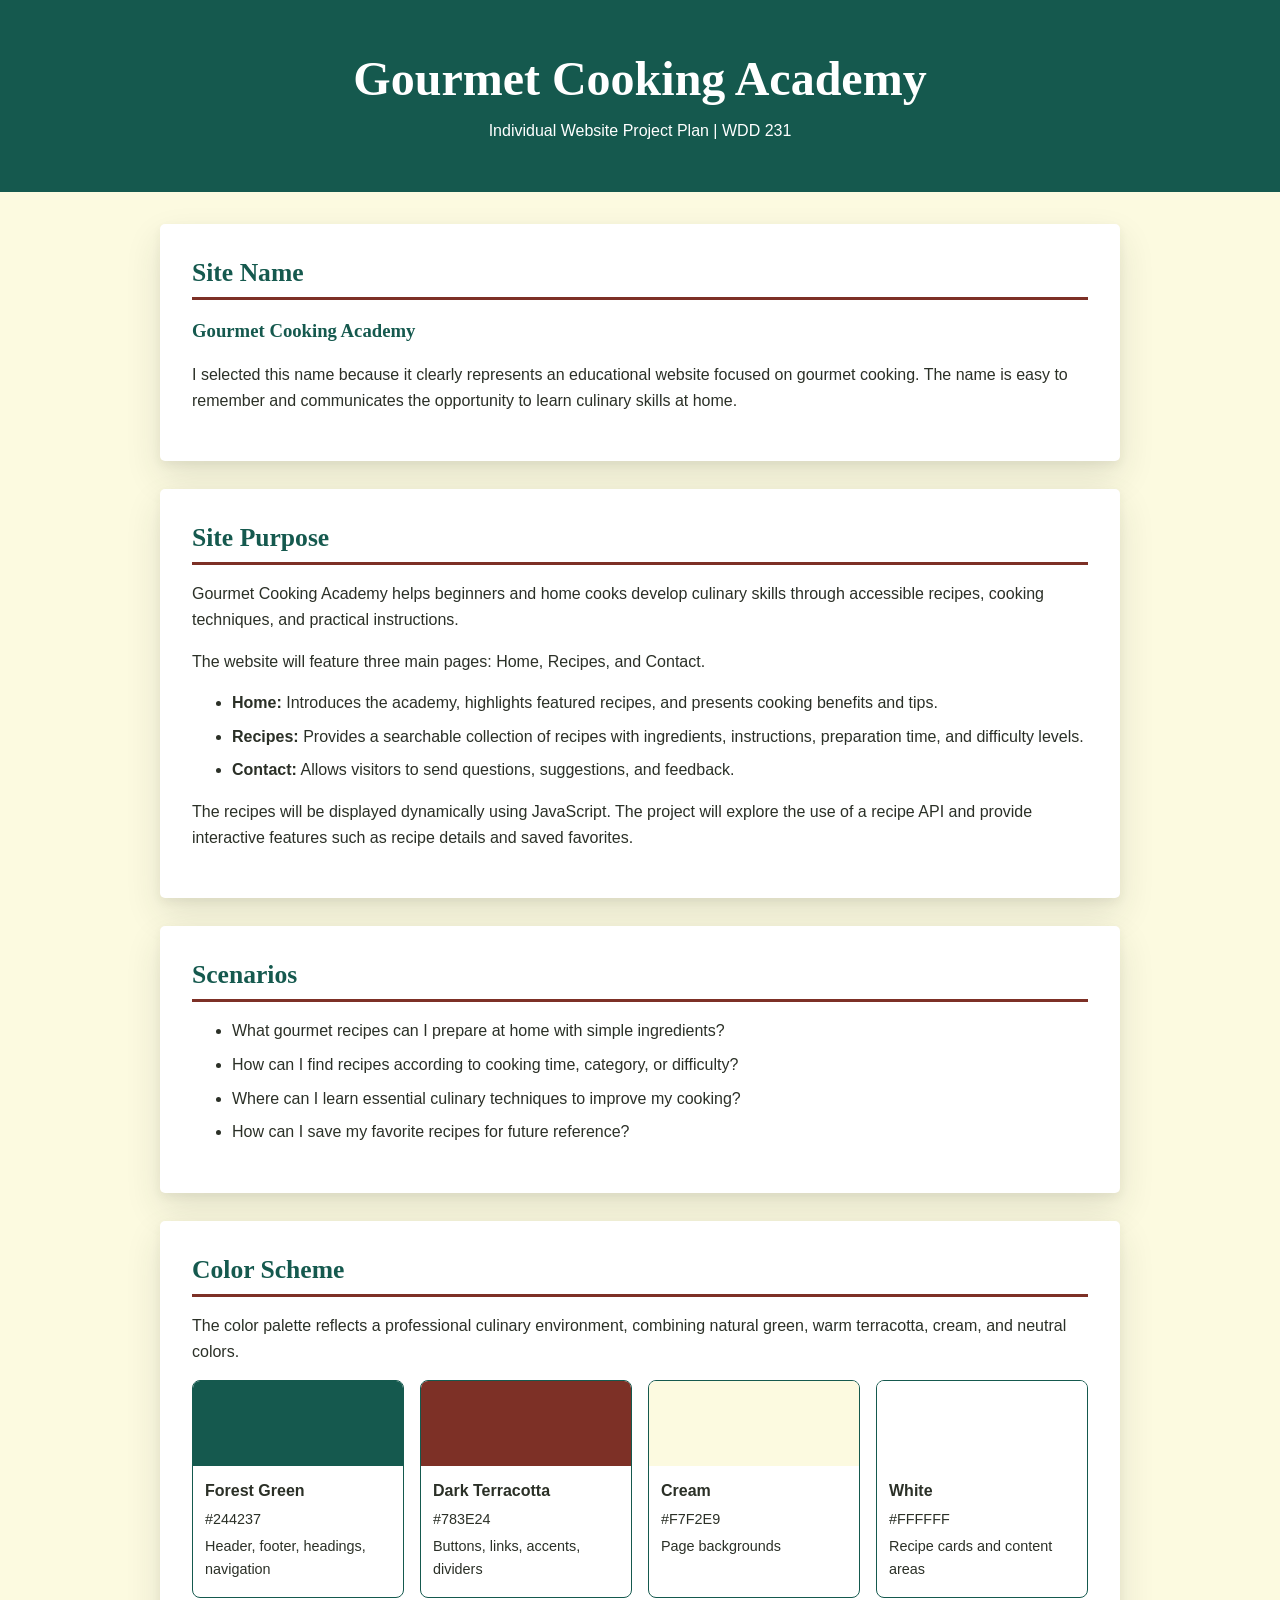
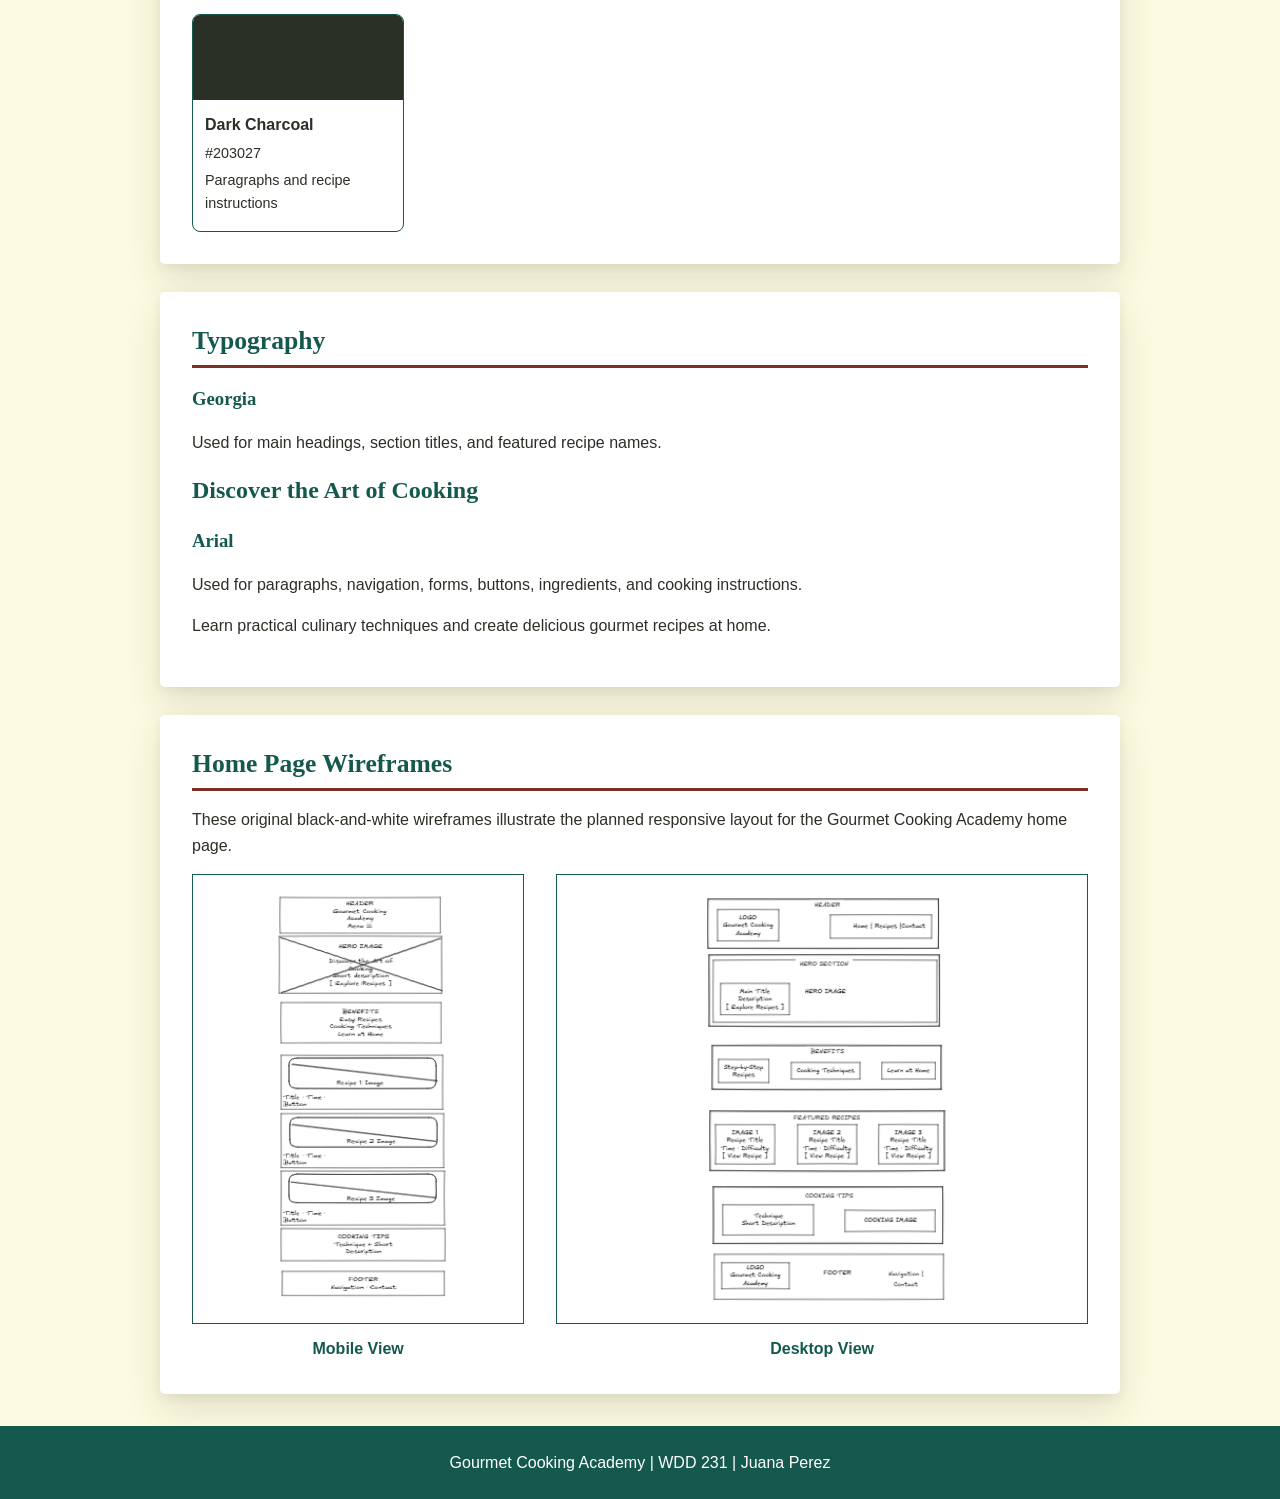
<file: final/siteplan.html>
<!DOCTYPE html>
<html lang="en">

<head>
    <meta charset="UTF-8">
    <meta name="viewport" content="width=device-width, initial-scale=1.0">
    <meta name="description"
        content="Website plan for Gourmet Cooking Academy, an educational cooking website featuring recipes, culinary techniques, and cooking tips.">
    <meta name="author" content="Juana Perez">
    <title>Site Plan | Gourmet Cooking Academy</title>
    <link rel="stylesheet" href="styles/siteplan.css">

</head>

<body>
    <header>
        <h1>Gourmet Cooking Academy</h1>
        <p>Individual Website Project Plan | WDD 231</p>
    </header>

    <main>
        <section aria-labelledby="site-name">
            <h2 id="site-name">Site Name</h2>

            <h3>Gourmet Cooking Academy</h3>

            <p>
                I selected this name because it clearly represents
                an educational website focused on gourmet cooking.
                The name is easy to remember and communicates the
                opportunity to learn culinary skills at home.
            </p>
        </section>

        <section aria-labelledby="site-purpose">
            <h2 id="site-purpose">Site Purpose</h2>

            <p>
                Gourmet Cooking Academy helps beginners and
                home cooks develop culinary skills through
                accessible recipes, cooking techniques, and
                practical instructions.
            </p>

            <p>
                The website will feature three main pages:
                Home, Recipes, and Contact.
            </p>

            <ul>
                <li>
                    <strong>Home:</strong>
                    Introduces the academy, highlights featured
                    recipes, and presents cooking benefits and tips.
                </li>
                <li>
                    <strong>Recipes:</strong>
                    Provides a searchable collection of recipes
                    with ingredients, instructions, preparation
                    time, and difficulty levels.
                </li>
                <li>
                    <strong>Contact:</strong>
                    Allows visitors to send questions,
                    suggestions, and feedback.
                </li>
            </ul>

            <p>
                The recipes will be displayed dynamically using
                JavaScript. The project will explore the use of a
                recipe API and provide interactive features such
                as recipe details and saved favorites.
            </p>
        </section>

        <section aria-labelledby="scenarios">
            <h2 id="scenarios">Scenarios</h2>

            <ul>
                <li>
                    What gourmet recipes can I prepare at home
                    with simple ingredients?
                </li>
                <li>
                    How can I find recipes according to cooking
                    time, category, or difficulty?
                </li>
                <li>
                    Where can I learn essential culinary
                    techniques to improve my cooking?
                </li>
                <li>
                    How can I save my favorite recipes
                    for future reference?
                </li>
            </ul>
        </section>

        <section aria-labelledby="color-scheme">
            <h2 id="color-scheme">Color Scheme</h2>

            <p>
                The color palette reflects a professional
                culinary environment, combining natural
                green, warm terracotta, cream, and
                neutral colors.
            </p>

            <div class="color-grid">
                <div class="color-card">
                    <div class="swatch primary-swatch"></div>
                    <div class="color-info">
                        <strong>Forest Green</strong>
                        <p>#244237</p>
                        <p>Header, footer, headings, navigation</p>
                    </div>
                </div>

                <div class="color-card">
                    <div class="swatch accent-swatch"></div>
                    <div class="color-info">
                        <strong>Dark Terracotta</strong>
                        <p>#783E24</p>
                        <p>Buttons, links, accents, dividers</p>
                    </div>
                </div>

                <div class="color-card">
                    <div class="swatch background-swatch"></div>
                    <div class="color-info">
                        <strong>Cream</strong>
                        <p>#F7F2E9</p>
                        <p>Page backgrounds</p>
                    </div>
                </div>

                <div class="color-card">
                    <div class="swatch surface-swatch"></div>
                    <div class="color-info">
                        <strong>White</strong>
                        <p>#FFFFFF</p>
                        <p>Recipe cards and content areas</p>
                    </div>
                </div>

                <div class="color-card">
                    <div class="swatch text-swatch"></div>
                    <div class="color-info">
                        <strong>Dark Charcoal</strong>
                        <p>#203027</p>
                        <p>Paragraphs and recipe instructions</p>
                    </div>
                </div>
            </div>
        </section>

        <section aria-labelledby="typography">
            <h2 id="typography">Typography</h2>

            <h3>Georgia</h3>
            <p>
                Used for main headings, section titles,
                and featured recipe names.
            </p>
            <p class="font-example-heading">
                Discover the Art of Cooking
            </p>

            <h3>Arial</h3>
            <p>
                Used for paragraphs, navigation, forms,
                buttons, ingredients, and cooking instructions.
            </p>
            <p class="font-example-body">
                Learn practical culinary techniques
                and create delicious gourmet recipes at home.
            </p>
        </section>

        <section aria-labelledby="wireframes">
            <h2 id="wireframes">Home Page Wireframes</h2>

            <p>
                These original black-and-white wireframes
                illustrate the planned responsive layout
                for the Gourmet Cooking Academy home page.
            </p>

            <div class="wireframe-grid">
                <figure class="mobile-wireframe">
                    <img src="images/home-wireframe-mobile.png"
                        alt="Mobile home page wireframe showing the header, hero, benefits, featured recipes, cooking tips, and footer"
                        width="400" height="800">
                    <figcaption>Mobile View</figcaption>
                </figure>

                <figure>
                    <img src="images/home-wireframe-desktop.png"
                        alt="Desktop home page wireframe showing horizontal navigation, hero, benefits, recipe cards, cooking tips, and footer"
                        width="960" height="600">
                    <figcaption>Desktop View</figcaption>
                </figure>
            </div>
        </section>
    </main>

    <footer>
        <p>Gourmet Cooking Academy | WDD 231 | Juana Perez</p>
    </footer>
</body>

</html>
</file>
<file: styles/small.css>
:root {
    --navy: #102c48;
    --accent: #087f77;
    --accent-dark: #075047;
    --paper: #f3f6fa;
    --ink: #172b3f;
    --muted: #455568;
    --line: #d4dee8;
    --white: #ffffff;
}

* {
    box-sizing: border-box
}

html {
    font-family: "DM Sans", Arial, sans-serif;
    color: var(--ink);
    background: var(--paper)
}

body {
    margin: 0;
    min-width: 320px;
    line-height: 1.65
}

img {
    max-width: 100%;
    height: auto
}

a {
    color: inherit
}

button {
    font: inherit
}

.site-header {
    background: var(--navy);
    color: var(--white)
}

.header-inner {
    max-width: 1160px;
    margin: auto;
    min-height: 82px;
    padding: 14px 18px;
    display: flex;
    align-items: center;
    justify-content: space-between;
    gap: 14px
}

.brand {
    display: flex;
    align-items: center;
    gap: 12px;
    min-width: 0
}

.brand img {
    flex: none;
    width: 48px;
    height: 48px
}

.brand span {
    font-size: 1.05rem;
    font-weight: 700;
    line-height: 1.3
}

.brand small {
    display: block;
    color: #d7e5f2;
    font-size: .72rem;
    font-weight: 400;
    margin-top: 4px
}

.menu-button {
    background: transparent;
    color: var(--white);
    border: 1px solid #a8bdcf;
    border-radius: 8px;
    min-height: 44px;
    min-width: 44px;
    cursor: pointer;
    font-size: 1.5rem
}

.site-nav {
    background: #173750;
    display: none
}

.site-nav.open {
    display: block
}

.nav-inner {
    max-width: 1160px;
    margin: auto;
    display: flex;
    flex-direction: column
}

.nav-inner a {
    color: var(--white);
    text-decoration: none;
    font-weight: 600;
    padding: 12px 20px;
    border-bottom: 1px solid #34546d;
    transition: background-color .15s ease
}

.nav-inner a:hover,
.nav-inner a:focus-visible {
    background: #315a75
}

.nav-inner a[aria-current="page"] {
    background: #246c71;
    border-bottom-color: #44c8bb
}

main {
    width: min(100% - 32px, 1120px);
    margin: 0 auto;
    padding: 24px 0 46px
}

.hero {
    padding: 28px 22px;
    background: linear-gradient(118deg, #e7f2fc, #f7fbff);
    border: 1px solid #dae7f2;
    border-left: 5px solid var(--accent);
    border-radius: 12px;
    margin-bottom: 24px
}

.eyebrow {
    font-size: .72rem;
    font-weight: 700;
    letter-spacing: .12em;
    color: #24516b;
    margin: 0 0 10px
}

.hero h1 {
    font-size: clamp(2.1rem, 8vw, 3.6rem);
    font-weight: 700;
    letter-spacing: -.04em;
    color: var(--navy);
    line-height: 1.15;
    margin: 0
}



.hero-description {
    max-width: 680px;
    color: #3a5064;
    margin: 0;
    font-size: .96rem
}

.intro-grid {
    display: grid;
    grid-template-columns: 1fr;
    gap: 20px;
    margin-bottom: 24px
}

.panel {
    min-width: 0;
    border-radius: 12px;
    background: var(--white);
    border: 1px solid var(--line);
    overflow: hidden;
    box-shadow: 0 7px 20px rgba(16, 44, 72, .06)
}

.panel h2 {
    font-size: 1.2rem;
    color: var(--white);
    background: var(--navy);
    padding: 14px 18px;
    line-height: 1.4;
    margin: 0
}

.panel-content {
    padding: 20px
}

.panel-content p {
    margin: 0 0 13px
}

.panel-content p:last-of-type {
    margin-bottom: 0
}

.hello {
    color: var(--navy);
    font-weight: 700;
    font-size: 1.3rem
}

.skills {
    display: flex;
    gap: 8px;
    flex-wrap: wrap;
    margin-top: 20px
}

.skills span {
    background: #e2f4f2;
    color: var(--accent-dark);
    border-radius: 100px;
    padding: 5px 11px;
    font-size: .8rem;
    font-weight: 700;
}

.photo-content {
    padding: 12px;
    display: flex;
    justify-content: center;
    align-items: center
}

.photo-content img {
    display: block;
    width: 100%;
    max-width: 480px;
    height: auto;
    object-fit: cover;
    border-radius: 8px
}

.certificate-intro {
    padding: 19px 20px 0;
    color: var(--muted)
}

.certificate-intro p {
    margin: 0
}

.filter-controls {
    display: flex;
    flex-wrap: wrap;
    gap: 9px;
    padding: 20px
}

.filter-controls button {
    border: 1px solid #aec0d2;
    background: var(--white);
    color: #183f5e;
    padding: 10px 14px;
    min-height: 44px;
    border-radius: 7px;
    font-weight: 700;
    cursor: pointer
}

.filter-controls button:hover,
.filter-controls button:focus-visible {
    border-color: var(--accent);
    background: #eaf6f4
}

.filter-controls button.selected {
    background: var(--navy);
    color: var(--white);
    border-color: var(--navy)
}

.course-grid {
    display: grid;
    grid-template-columns: 1fr;
    gap: 12px;
    padding: 0 20px
}

.course-card {
    border: 1px solid #cfdae5;
    border-top: 4px solid #5a7995;
    background: #f8fafc;
    padding: 17px;
    border-radius: 10px;
    display: flex;
    flex-direction: column;
    gap: 8px;
    min-width: 0
}

.course-card.completed {
    background: #d9f0dc;
    border: 2px solid #3c7e47;
}

.course-card h3 {
    font-size: 1.12rem;
    color: var(--navy);
    margin: 0
}

.credits {
    text-align: center;
    margin: 20px 20px 8px;
    font-weight: 700;
    color: var(--navy);
    font-size: 1rem
}

.course-note {
    text-align: center;
    color: var(--muted);
    font-size: .78rem;
    margin: 0 18px 20px
}

.site-footer {
    background: var(--navy);
    color: var(--white);
    text-align: center;
    padding: 28px 16px
}

.site-footer p {
    margin: 10px 0 0;
    font-size: .9rem
}

.site-footer .last-updated {
    color: #d3e2ef;
    font-size: .82rem
}

.social-links {
    display: flex;
    justify-content: center;
    flex-wrap: wrap;
    gap: 22px
}

.social-links a {
    display: inline-flex;
    align-items: center;
    gap: 8px;
    text-decoration: none;
    font-weight: 700
}

.social-links a:hover {
    text-decoration: underline
}

.social-links img {
    filter: brightness(0) invert(1)
}

a:focus-visible,
button:focus-visible {
    outline: 3px solid #f0b84b;
    outline-offset: 3px
}

.course-toggle {
  margin-top: 12px;
  padding: 10px 14px;
  width: 100%;
  background-color: #12304a;
  color: var(--white);
  border: none;
  border-radius: 6px;
  font: inherit;
  font-weight: 600;
  cursor: pointer;
}

.course-toggle:hover {
  background-color: #315a78;
}

.course-toggle:focus-visible {
  outline: 3px solid #e4aa31;
  outline-offset: 3px;
}

.course-card.completed .course-toggle {
  background-color: #28643a;
}
</file>
<file: styles/larger.css>
/* Desktop layout and horizontal navigation */
@media screen and (min-width:768px){
 .header-inner{padding:16px 28px}.menu-button{display:none}.site-nav{display:block}.nav-inner{flex-direction:row;justify-content:center;gap:24px}.nav-inner a{border-bottom:3px solid transparent;padding:12px 26px}.nav-inner a[aria-current="page"]{border-bottom:3px solid #64e0d3}
 main{padding-top:32px}.hero{padding:34px 36px}.intro-grid{grid-template-columns:minmax(0,1.45fr) minmax(0,1fr)}.course-grid{grid-template-columns:repeat(3,minmax(0,1fr))}.photo-content img{max-height:360px;object-fit:cover;object-position:center 35%}
}
@media screen and (min-width:1024px){.panel-content{padding:26px}.course-grid{gap:16px}.course-card{padding:20px}}
</file>
<file: chamber/styles/small.css>
:root {
    --primary: #264653;
    --secondary: #20776d;
    --accent: #fcc844;
    --background: #F8FAFC;
    --surface: #FFFFFF;
    --text: #1B2631;
    --text-muted: #3D4D5C;
}

* {
    box-sizing: border-box;
}

body {
    min-width: 320px;
    margin: 0;
    background: var(--background);
    color: var(--text);
    font-family: "Open Sans", sans-serif;
    line-height: 1.6;
}

h1,
h2,
h3 {
    font-family: "Montserrat", sans-serif;
    line-height: 1.3;
}

img {
    display: block;
    max-width: 100%;
}

button {
    font: inherit;
    cursor: pointer;
}

.member-card,
.events-container,
.weather-card,
.forecast-day,
.membership-card,
.place-card,
.join-form,
.thankyou-content {
    border: 1px solid var(--secondary);
    border-radius: 0.4rem;
    box-shadow: 0 3px 9px -5px var(--text-muted);
}

a {
    color: var(--primary);
}

a:focus-visible,
button:focus-visible {
    outline: 3px solid var(--accent);
    outline-offset: 3px;
}

.site-header {
    position: sticky;
    top: 0;
    z-index: 10;
    background: var(--surface);
}

.header-container {
    display: flex;
    align-items: center;
    justify-content: space-between;
    gap: 1rem;
    max-width: 1200px;
    min-height: 72px;
    margin: auto;
    padding: 0.75rem 1rem;
}

.brand,
.footer-brand {
    display: flex;
    align-items: center;
    gap: 0.75rem;
}

.brand {
    min-width: 0;
    text-decoration: none;
}

.brand img,
.footer-brand img {
    width: 44px;
    height: 44px;
    flex-shrink: 0;
}

.brand-name {
    font-family: "Montserrat", sans-serif;
    font-size: 0.85rem;
    font-weight: 700;
}

.menu-button {
    min-height: 44px;
    line-height: 1;
    padding: 0.4rem 0.6rem;
    border: 1px solid var(--secondary);
    border-radius: 0.5rem;
    background: var(--surface);
    color: var(--primary);
    font-size: 1.5rem;
}

.site-nav {
    display: none;
    background: var(--primary);
}

.site-nav.open {
    display: block;
    position: fixed;
    top: 72px;
    left: 0;
    right: 0;
    z-index: 9;
}

.site-nav ul {
    max-width: 1200px;
    margin: auto;
    padding: 0.5rem 1rem;
    list-style: none;
}

.site-nav a {
    display: block;
    padding: 0.8rem 1rem;
    border-radius: 0.4rem;
    color: var(--surface);
    font-weight: 600;
    text-decoration: none;
}

.site-nav a:hover,
.site-nav a[aria-current="page"] {
    background: var(--accent);
    color: var(--text);
}

main {
    width: 100%;
    max-width: 1200px;
    min-height: 100vh;
    margin: 0 auto;
    padding: 1.75rem 1rem 3rem;
}

.home-page main {
    max-width: none;
    padding: 0 0 3rem;
}

.home-page .home-hero {
    border-radius: 0;
}

.home-page .hero-content {
    width: 100%;
    max-width: 1200px;
    margin: 0 auto;
}

.home-page .home-intro,
.home-page .home-information,
.home-page .home-spotlights {
    width: 100%;
    max-width: 1200px;
    margin-left: auto;
    margin-right: auto;
    padding-left: 1rem;
    padding-right: 1rem;
}

.home-page .home-intro p {
    max-width: 830px;
}

.home-page .site-header {
    background: var(--primary);
}

.home-page .brand {
    color: var(--surface);
}

.directory-header {
    position: relative;
    overflow: hidden;
    padding: 2.25rem 1.5rem;
    border-radius: 0.5rem;
    background-color: var(--primary);
    color: var(--surface);
}

.directory-header::after {
    content: "";
    position: absolute;
    right: -70px;
    top: -90px;
    width: 240px;
    height: 240px;
    border: 2px solid var(--accent);
    border-radius: 50%;
    opacity: 0.35;
    pointer-events: none;
}

.directory-header-content {
    position: relative;
    z-index: 1;
    max-width: 650px;
}

.directory-eyebrow {
    display: inline-block;
    margin: 0 0 1rem;
    padding: 0.35rem 0.7rem;
    border: 1px solid var(--accent);
    border-radius: 0.35rem;
    color: var(--surface);
    font-size: 0.7rem;
    font-weight: 700;
    letter-spacing: 0.1em;
}

.directory-header h1 {
    margin: 0 0 0.8rem;
    color: var(--surface);
    font-size: 1.8rem;
    font-weight: 800;
}

.directory-intro {
    max-width: 55ch;
    margin: 0;
    font-size: 0.9rem;
}

.directory-toolbar {
    display: grid;
    grid-template-columns: 1fr;
    grid-template-areas:
        "summary"
        "controls";
    align-items: center;
    gap: 1rem;
    margin: 1.5rem 0 1.25rem;
    padding: 1rem;
    border: 1px solid var(--text-muted);
    border-radius: 0.4rem;
    background: var(--surface);
}

.directory-toolbar-text {
    grid-area: summary;
    min-width: 0;
    display: flex;
    align-items: center;
    gap: 0.75rem;
}

.toolbar-indicator {
    width: 4px;
    height: 38px;
    border-radius: 4px;
    background: var(--secondary);
}

.directory-toolbar h2 {
    margin: 0;
    color: var(--primary);
    font-size: 1rem;
}

.directory-toolbar p {
    margin: 0;
    color: var(--text-muted);
    font-size: 0.75rem;
}

.directory-controls {
    grid-area: controls;
    justify-self: start;
    display: flex;
    gap: 0.35rem;
    padding: 0.3rem;
    border-radius: 0.4rem;
    background: var(--background);
}

.view-button {
    padding: 0.6rem 0.85rem;
    border: 0;
    border-radius: 0.4rem;
    background: transparent;
    color: var(--primary);
    font-size: 0.8rem;
    font-weight: 700;
}

.view-button:hover {
    background: var(--accent);
    color: var(--text);
}

.view-button[aria-pressed="true"] {
    background: var(--primary);
    color: var(--surface);
}

.members-grid {
    display: grid;
    grid-template-columns: 1fr;
    align-items: start;
    gap: 1rem;
}

.member-card {
    min-width: 0;
    overflow: hidden;
    background: var(--surface);
    transition: transform 0.25s ease;
}

.member-card:hover {
    transform: translateY(-4px);
}

.member-card img {
    width: 112px;
    height: 112px;
    margin: 1rem auto 0.35rem;
    object-fit: contain;
    border-radius: 0.4rem;
}

.member-info {
    padding: 0.85rem 1rem;
    overflow-wrap: anywhere;
}

.member-heading {
    display: flex;
    align-items: center;
    justify-content: space-between;
    flex-wrap: wrap;
    gap: 0.35rem;
    margin-bottom: 0.45rem;
}

.member-info .member-category {
    margin: 0;
    color: var(--primary);
    font-size: 0.7rem;
    font-weight: 700;
    text-transform: uppercase;
    letter-spacing: 0.04em;
}

.membership-badge {
    padding: 0.2rem 0.55rem;
    border-radius: 1rem;
    background: var(--background);
    color: var(--primary);
    font-size: 0.7rem;
    font-weight: 700;
}

.membership-1 {
    border: 1px solid var(--secondary);
}

.membership-2 {
    border: 1px solid var(--text-muted);
}

.membership-3 {
    background: var(--accent);
    color: var(--text);
}

.member-info h2 {
    margin: 0 0 0.4rem;
    color: var(--primary);
    font-size: 1.05rem;
}

.member-info p {
    margin: 0.25rem 0;
    color: var(--text-muted);
    font-size: 0.82rem;
}

.member-description {
    line-height: 1.55;
}

.member-details {
    margin-top: 0.7rem;
    padding-top: 0.65rem;
    border-top: 1px solid var(--secondary);
}

.member-address,
.member-phone {
    display: flex;
    align-items: flex-start;
    gap: 0.45rem;
}

.member-address::before {
    content: "⌖";
}

.member-phone::before {
    content: "☎";
}

.member-address::before,
.member-phone::before {
    flex-shrink: 0;
    color: var(--secondary);
}

.member-info a {
    display: inline-block;
    margin-top: 0.4rem;
    font-size: 0.82rem;
    font-weight: 700;
}

.members-grid .member-card,
.members-grid .member-info {
    display: flex;
    flex-direction: column;
}

.members-grid .member-info,
.members-grid .member-description {
    flex: 1;
}

.members-list {
    display: flex;
    flex-direction: column;
    gap: 0.7rem;
}

.members-list .member-card img {
    display: none;
}

.members-list .member-heading,
.members-list .member-info h2 {
    margin-bottom: 0.3rem;
}

.members-list .member-description {
    margin: 0.25rem 0;
}

.members-list .member-details {
    margin-top: 0.5rem;
    padding-top: 0.5rem;
}

.site-footer {
    border-top: 4px solid var(--secondary);
    background: var(--surface);
}

.footer-container {
    width: 100%;
    max-width: 1200px;
    margin: 0 auto;
    padding: 2rem 1rem 1.5rem;
}

.footer-top {
    display: flex;
    align-items: center;
    gap: 1rem;
    padding-bottom: 1.5rem;
}

.footer-brand h2 {
    margin: 0;
    color: var(--primary);
    font-size: 0.95rem;
}

.footer-brand p {
    margin: 0;
    color: var(--text-muted);
    font-size: 0.82rem;
}

.footer-bottom {
    padding-top: 1rem;
    border-top: 1px solid var(--secondary);
    text-align: center;
}

.footer-bottom p {
    margin: 0.3rem 0;
    color: var(--primary);
    font-size: 0.82rem;
}

.footer-bottom .last-modified {
    color: var(--text-muted);
    font-size: 0.75rem;
}

.home-hero {
    position: relative;
    min-height: 520px;
    overflow: hidden;
    background: var(--primary);
    color: var(--surface);
}

.home-hero>img {
    position: absolute;
    inset: 0;
    z-index: 0;
    width: 100%;
    height: 100%;
    object-fit: cover;
    object-position: center;
}

.home-hero::after {
    content: "";
    position: absolute;
    inset: 0;
    z-index: 1;
    background: linear-gradient(to right, var(--primary), transparent);
}

.hero-content {
    position: relative;
    z-index: 2;
    display: flex;
    flex-direction: column;
    align-items: flex-start;
    justify-content: center;
    min-height: 520px;
    max-width: 620px;
    padding: 2rem;
}

.hero-eyebrow {
    margin: 0 0 0.85rem;
    color: var(--accent);
    font-size: 0.75rem;
    font-weight: 700;
    letter-spacing: 0.12em;
    text-transform: uppercase;
}

.hero-content h1 {
    max-width: 10ch;
    margin: 0;
    color: var(--surface);
    font-size: 2.4rem;
    font-weight: 800;
    line-height: 1.05;
}

.hero-content>p:not(.hero-eyebrow) {
    max-width: 42ch;
    margin: 1rem 0 1.6rem;
    color: var(--surface);
    font-size: 0.98rem;
    line-height: 1.65;
}

.hero-cta {
    display: inline-flex;
    align-items: center;
    gap: 0.8rem;
    padding: 0.95rem 1.45rem;
    border-radius: 0.4rem;
    background: var(--accent);
    color: var(--text);
    font-weight: 700;
    text-decoration: none;
    box-shadow: 0 3px 9px -5px var(--text-muted);
    transition: transform 0.2s ease, box-shadow 0.2s ease;
}

.hero-cta::after {
    content: "↗";
    font-size: 1rem;
}

.hero-cta:hover {
    transform: translateY(-2px);
    box-shadow: 0 6px 14px -6px var(--text-muted);
}

.hero-cta:focus-visible {
    outline: 3px solid var(--surface);
    outline-offset: 3px;
}

.home-intro {
    max-width: 830px;
    margin: 3rem 0;
    padding-left: 1.5rem;
    border-left: 5px solid var(--accent);
}

.home-intro h2 {
    margin: 0 0 0.75rem;
    color: var(--primary);
    font-size: 1.5rem;
}

.home-intro p,
.section-heading p {
    margin: 0;
    color: var(--text-muted);
}

.section-heading {
    margin-bottom: 1.2rem;
}

.section-heading h2 {
    margin: 0 0 0.35rem;
    color: var(--primary);
    font-size: 1.4rem;
}

.home-information {
    display: grid;
    grid-template-columns: 1fr;
    grid-template-areas:
        "events"
        "weather";
    gap: 1.5rem;
}

.home-events {
    grid-area: events;
}

.home-weather {
    grid-area: weather;
}

.home-events,
.home-weather,
.home-spotlights {
    min-width: 0;
}

.events-container,
.weather-card {
    padding: 1.5rem;
}

.events-container {
    background: var(--surface);
}

.event-card {
    padding-left: 1rem;
    border-left: 4px solid var(--accent);
}

.event-card+.event-card {
    margin-top: 1.75rem;
}

.event-card h3,
.weather-card h3 {
    margin: 0 0 0.75rem;
    font-size: 1rem;
}

.event-card h3 {
    color: var(--primary);
}

.event-card p {
    margin: 0.45rem 0;
    color: var(--text-muted);
    font-size: 0.87rem;
}

.event-card a {
    display: inline-block;
    margin-top: 0.65rem;
    font-weight: 700;
}

.weather-card {
    background: var(--primary);
    color: var(--surface);
}

.weather-card h3 {
    color: var(--surface);
}

.current-weather {
    padding-bottom: 1.4rem;
    border-bottom: 1px solid var(--secondary);
}

#weather-temperature {
    margin: 0.5rem 0;
    font-size: 2.5rem;
    font-weight: 800;
    line-height: 1.15;
}

#weather-description {
    margin: 0;
    text-transform: capitalize;
}

.weather-forecast {
    padding-top: 1.4rem;
}

#forecast-container {
    display: grid;
    gap: 0.65rem;
}

.forecast-day {
    padding: 0.85rem 0.75rem;
    background: var(--surface);
    text-align: center;
}

.forecast-day h4 {
    margin: 0;
    padding-bottom: 0.6rem;
    border-bottom: 3px solid var(--accent);
    color: var(--primary);
    font-size: 0.8rem;
    font-weight: 700;
}

.forecast-day p {
    margin: 0.6rem 0 0;
    color: var(--primary);
    font-size: 1.15rem;
    font-weight: 700;
}

.home-spotlights {
    margin-top: 3.5rem;
}

.home-spotlights .member-card {
    display: flex;
    flex-direction: column;
    height: 100%;
}

.spotlight-media {
    position: relative;
    display: grid;
    place-items: center;
    min-height: 190px;
    padding: 1.5rem;
    border-bottom: 1px solid var(--secondary);
    background: var(--background);
}

.home-spotlights .spotlight-media img {
    width: 150px;
    height: 150px;
    max-width: 100%;
    margin: 0;
    object-fit: contain;
}

.spotlight-badge {
    position: absolute;
    top: 0.85rem;
    right: 0.85rem;
    padding: 0.35rem 0.75rem;
    font-size: 0.75rem;
}

.spotlight-badge.membership-2 {
    border: 1px solid var(--secondary);
    background: var(--surface);
}

.home-spotlights .spotlight-info {
    display: flex;
    flex: 1;
    flex-direction: column;
    gap: 1rem;
    padding: 1.25rem;
}

.spotlight-heading .member-category {
    margin: 0 0 0.35rem;
    font-size: 0.75rem;
    letter-spacing: 0.06em;
}

.spotlight-heading h3 {
    margin: 0;
    color: var(--primary);
    font-size: 1.15rem;
}

.spotlight-contact {
    display: grid;
    gap: 0.75rem;
}

.spotlight-contact p {
    display: grid;
    gap: 0.1rem;
    margin: 0;
    color: var(--text-muted);
    font-size: 0.82rem;
    overflow-wrap: anywhere;
}

.spotlight-label {
    color: var(--primary);
    font-size: 0.7rem;
    font-weight: 700;
    letter-spacing: 0.04em;
    text-transform: uppercase;
}

.spotlight-contact a {
    color: var(--primary);
    text-underline-offset: 3px;
}

.spotlight-directory-link {
    display: flex;
    align-items: center;
    justify-content: space-between;
    gap: 1rem;
    margin-top: auto;
    padding-top: 0.9rem;
    border-top: 1px solid var(--secondary);
    color: var(--primary);
    font-weight: 700;
    text-decoration: none;
}

.spotlight-directory-link:hover {
    text-decoration: underline;
    text-underline-offset: 4px;
}

.join-header {
    margin-bottom: 2rem;
    padding: 2.5rem 1.5rem;
    border-radius: 0.5rem;
    background: var(--primary);
    color: var(--surface);
}

.join-eyebrow {
    margin: 0 0 0.75rem;
    color: var(--surface);
    font-size: 0.75rem;
    font-weight: 700;
    letter-spacing: 0.12em;
}

.join-header h1 {
    margin: 0 0 0.75rem;
    color: var(--surface);
    font-size: 1.8rem;
    line-height: 1.2;
}

.join-header>p:last-child {
    max-width: 60ch;
    margin: 0;
    color: var(--surface);
}

.join-layout {
    display: grid;
    grid-template-columns: 1fr;
    grid-template-areas:
        "application"
        "memberships";
    gap: 2rem;
    align-items: start;
}

.join-application {
    grid-area: application;
}

.membership-section {
    grid-area: memberships;
}

.join-application,
.membership-section {
    min-width: 0;
}

.join-section-heading {
    margin-bottom: 1.25rem;
}

.join-section-heading h2 {
    margin: 0 0 0.5rem;
    color: var(--primary);
    font-size: 1.4rem;
}

.join-section-heading p {
    margin: 0;
    color: var(--text-muted);
    font-size: 0.9rem;
}

.join-form {
    display: grid;
    gap: 1.25rem;
    padding: 1.5rem;
    background: var(--surface);
}

.join-form label {
    display: block;
    color: var(--primary);
    font-size: 0.9rem;
    font-weight: 700;
}

.join-form input,
.join-form select,
.join-form textarea {
    display: block;
    width: 100%;
    min-height: 46px;
    padding: 0.75rem;
    border: 1px solid var(--text-muted);
    border-radius: 0.4rem;
    background: var(--surface);
    color: var(--text);
    margin-top: 0.4rem;
    font: inherit;
    font-weight: 400;
}

.join-form textarea {
    min-height: 130px;
    resize: vertical;
}

.join-form input:focus-visible,
.join-form select:focus-visible,
.join-form textarea:focus-visible {
    outline: 3px solid var(--accent);
    outline-offset: 2px;
    border-color: var(--primary);
}

.join-form .join-submit {
    min-height: 48px;
    padding: 0.9rem 1.25rem;
    border: 0;
    border-radius: 0.5rem;
    background: var(--primary);
    color: var(--surface);
    font-weight: 700;
    transition: box-shadow 0.2s ease;
}

.join-form .join-submit:hover {
    box-shadow: inset 0 -4px 0 var(--accent);
}

.join-form .join-submit:focus-visible {
    outline: 3px solid var(--accent);
    outline-offset: 3px;
}

.membership-cards {
    display: grid;
    gap: 1rem;
}

.membership-card {
    padding: 1.5rem;
    background: var(--surface);
}

.membership-card h3 {
    margin: 0 0 0.5rem;
    color: var(--primary);
    font-size: 1.15rem;
}

.membership-card p {
    margin: 0.5rem 0 1rem;
    color: var(--text-muted);
    font-size: 0.9rem;
}

.membership-card .membership-price {
    color: var(--primary);
    font-size: 1rem;
    font-weight: 700;
}

.membership-card-gold {
    border-top: 5px solid var(--accent);
}

.membership-card-silver {
    border-top: 5px solid var(--secondary);
}

.membership-card-bronze,
.membership-card-np {
    border-top: 5px solid var(--primary);
}

.membership-details {
    min-height: 44px;
    padding: 0.65rem 1rem;
    border: 1px solid var(--secondary);
    border-radius: 0.4rem;
    background: var(--surface);
    color: var(--primary);
    font-weight: 700;
    transition: background-color 0.2s ease, color 0.2s ease;
}

.membership-details:hover {
    background: var(--primary);
    color: var(--surface);
}

.membership-modal {
    width: 90%;
    max-width: 34rem;
    max-height: 85vh;
    padding: 2rem;
    overflow-y: auto;
    border: 1px solid var(--secondary);
    border-radius: 0.5rem;
    background: var(--surface);
    color: var(--text);
}

.membership-modal::backdrop {
    background: var(--primary);
    opacity: 0.75;
}

.membership-modal h2 {
    margin: 0 0 1rem;
    color: var(--primary);
    font-size: 1.4rem;
}

.membership-modal p,
.membership-modal li {
    color: var(--text-muted);
    line-height: 1.6;
}

.membership-modal ul {
    padding-left: 1.5rem;
}

.membership-modal li {
    margin-bottom: 0.5rem;
}

.modal-close {
    min-height: 44px;
    margin-top: 1rem;
    padding: 0.7rem 1.5rem;
    border: 0;
    border-radius: 0.4rem;
    background: var(--primary);
    color: var(--surface);
    font-weight: 700;
}

.modal-close:hover {
    box-shadow: inset 0 -4px 0 var(--accent);
}

.thankyou-content {
    max-width: 850px;
    margin: 0 auto;
    padding: 1.5rem;
    background: var(--surface);
}

.thankyou-content h2 {
    margin: 0 0 0.5rem;
    color: var(--primary);
    font-size: 1.5rem;
}

.thankyou-content>p {
    margin: 0;
    color: var(--text-muted);
}

.thankyou-details {
    display: grid;
    margin: 1.5rem 0 2rem;
}

.thankyou-detail {
    display: grid;
    grid-template-columns: 1fr;
    grid-template-areas:
        "term"
        "value";
    gap: 0.35rem;
    padding: 1rem 0;
    border-bottom: 1px solid var(--secondary);
}

.thankyou-detail dt {
    grid-area: term;
    color: var(--primary);
    font-weight: 700;
}

.thankyou-detail dd {
    grid-area: value;
    min-width: 0;
    margin: 0;
    color: var(--text);
    overflow-wrap: anywhere;
}

.thankyou-back {
    display: inline-block;
    padding: 0.85rem 1.5rem;
    border-radius: 0.5rem;
    background: var(--primary);
    color: var(--surface);
    font-weight: 700;
    text-decoration: none;
}

.thankyou-back:hover {
    box-shadow: inset 0 -4px 0 var(--accent);
}


@media (prefers-reduced-motion: reduce) {
    .member-card,
    .home-spotlights .member-card,
    .hero-cta,
    .join-form .join-submit,
    .membership-details {
        transition: none;
    }

    .member-card:hover,
    .hero-cta:hover {
        transform: none;
    }
}

.visit-message {
    margin: 1.5rem 0;
    padding: 1rem;
    border-left: 4px solid var(--accent);
    border-radius: 0.4rem;
    background: var(--surface);
    color: var(--primary);
    font-weight: 600;
}

.discover-grid {
    display: grid;
    grid-template-columns: 1fr;
    grid-template-areas:
        "p1"
        "p2"
        "p3"
        "p4"
        "p5"
        "p6"
        "p7"
        "p8";
    gap: 1.5rem;
}

.place-card:nth-child(1) { grid-area: p1; }
.place-card:nth-child(2) { grid-area: p2; }
.place-card:nth-child(3) { grid-area: p3; }
.place-card:nth-child(4) { grid-area: p4; }
.place-card:nth-child(5) { grid-area: p5; }
.place-card:nth-child(6) { grid-area: p6; }
.place-card:nth-child(7) { grid-area: p7; }
.place-card:nth-child(8) { grid-area: p8; }

.place-card {
    display: grid;
    grid-template-columns: 1fr;
    grid-template-areas:
        "image"
        "title"
        "details"
        "button";
    grid-template-rows: auto auto 1fr auto;
    align-items: start;
    gap: 0.75rem;
    min-width: 0;
    padding: 1.25rem;
    border-top: 4px solid var(--accent);
    background: var(--surface);
}

.place-image {
    grid-area: image;
    width: 100%;
    min-width: 0;
    margin: 0;
}

.place-image img {
    display: block;
    width: 100%;
    height: auto;
    border-radius: 0.2rem;
    object-fit: cover;
}

.place-title {
    grid-area: title;
    margin: 0;
    color: var(--primary);
    font-size: 1.15rem;
}

.place-details {
    grid-area: details;
    display: flex;
    flex-direction: column;
    gap: 0.75rem;
}

.place-description {
    margin: 0;
    color: var(--text-muted);
    font-size: 0.9rem;
    line-height: 1.6;
}

.place-address {
    margin: 0;
    color: var(--primary);
    font-size: 0.85rem;
    font-style: normal;
    font-weight: 600;
    overflow-wrap: anywhere;
}

.place-button {
    grid-area: button;
    width: 100%;
    min-height: 44px;
    margin: 0;
    padding: 0.7rem 1rem;
    border: 0;
    border-radius: 0.4rem;
    background: var(--primary);
    color: var(--surface);
    font-size: 0.9rem;
    font-weight: 700;
    align-self: end;
}
</file>
<file: chamber/styles/larger.css>
@media (min-width: 641px) {
    .directory-header {
        padding: 2.75rem;
    }

    .members-grid {
        grid-template-columns: repeat(2, 1fr);
    }

    .home-hero,
    .hero-content {
        min-height: 510px;
    }

    .hero-content {
        padding: 2.5rem;
    }

    #forecast-container {
        grid-template-columns: repeat(3, 1fr);
    }

    .directory-toolbar {
        grid-template-columns: 1fr auto;
        grid-template-areas: "summary controls";
    }

    .directory-controls {
        justify-self: end;
    }

    .discover-grid {
        grid-template-columns: repeat(2, 1fr);
        grid-template-areas:
            "p1 p2"
            "p3 p3"
            "p4 p5"
            "p6 p6"
            "p7 p8";
        gap: 1.75rem;
    }

    .place-image img {
        height: 220px;
        object-fit: cover;
    }
}

@media (min-width: 800px) {
    body {
        display: grid;
        grid-template-columns: 1fr auto;
        grid-template-areas:
            "header nav"
            "main main"
            "footer footer";
        align-content: start;
    }

    .site-header {
        grid-area: header;
        display: flex;
        align-items: center;
        border-bottom: 1px solid var(--secondary);
    }

    .header-container {
        display: flex;
        align-items: center;
        width: 100%;
        max-width: none;
        min-height: 76px;
        margin: 0;
        padding: 0.75rem 1rem;
    }

    .brand-name {
        font-size: 0.9rem;
    }

    .menu-button {
        display: none;
    }

    .site-nav,
    .site-nav.open {
        grid-area: nav;
        display: flex;
        align-items: center;
        position: sticky;
        top: 0;
        left: auto;
        right: auto;
        z-index: 10;
        border-bottom: 1px solid var(--secondary);
        background: var(--surface);
    }

    .home-page .site-nav,
    .home-page .site-nav.open {
        background: var(--primary);
    }

    .home-page .site-nav a {
        color: var(--surface);
    }

    .home-page .site-nav a:hover,
    .home-page .site-nav a[aria-current="page"] {
        background: var(--accent);
        color: var(--text);
    }

    .site-nav ul {
        display: flex;
        align-items: center;
        justify-content: flex-end;
        gap: 0.25rem;
        min-height: 76px;
        margin: 0;
        padding: 0 1rem 0 0;
    }

    .site-nav a {
        padding: 0.65rem 0.8rem;
        color: var(--primary);
        font-size: 0.83rem;
    }

    .site-nav a:hover,
    .site-nav a[aria-current="page"] {
        background: var(--primary);
        color: var(--surface);
    }

    main {
        grid-area: main;
        padding: 2.5rem 0 4rem;
    }

    .directory-header {
        padding: 3rem 3.25rem;
    }

    .directory-header h1 {
        font-size: 2.6rem;
    }

    .home-intro h2 {
        font-size: 2.1rem;
    }

    #weather-temperature {
        font-size: 4rem;
    }

    .join-header h1 {
        font-size: 2.5rem;
    }

    .members-grid {
        grid-template-columns: repeat(3, 1fr);
    }

    .members-list .member-info {
        display: grid;
        grid-template-columns: 1fr 1.3fr 1.1fr;
        grid-template-areas:
            "heading description details"
            "title description details";
        grid-template-rows: auto auto;
        align-items: start;
        gap: 0.25rem 1.5rem;
    }

    .members-list .member-heading {
        grid-area: heading;
        margin: 0;
    }

    .members-list .member-info h2 {
        grid-area: title;
        margin: 0;
    }

    .members-list .member-description {
        grid-area: description;
        align-self: center;
        margin: 0;
    }

    .members-list .member-details {
        grid-area: details;
        align-self: center;
        margin: 0;
        padding: 0;
        border: 0;
    }

    .home-hero {
        position: relative;
        display: block;
        min-height: 560px;
        overflow: hidden;
    }

    .home-hero > img {
        position: absolute;
        inset: 0;
        width: 100%;
        height: 100%;
        object-fit: cover;
        object-position: center;
    }

    .home-hero::after {
        content: "";
        position: absolute;
        inset: 0;
        z-index: 1;
        background: linear-gradient(to right, var(--primary), transparent);
        pointer-events: none;
    }

    .home-hero .hero-content {
        position: relative;
        z-index: 2;
        display: flex;
        flex-direction: column;
        align-items: flex-start;
        justify-content: center;
        width: 100%;
        max-width: 1200px;
        min-height: 560px;
        margin: 0 auto;
        padding: 3rem;
        background: transparent;
    }

    .hero-content h1 {
        max-width: 12ch;
        font-size: 3.2rem;
        line-height: 1.1;
    }

    .hero-content > p:not(.hero-eyebrow) {
        max-width: 44ch;
        font-size: 1rem;
        line-height: 1.7;
    }

    .home-intro {
        margin: 3.5rem 0;
    }

    .home-information {
        grid-template-columns: repeat(2, 1fr);
        grid-template-areas: "events weather";
        align-items: stretch;
    }

    .home-events,
    .home-weather {
        display: flex;
        flex-direction: column;
    }

    .events-container,
    .weather-card {
        flex: 1;
    }

    .home-spotlights {
        margin-top: 4rem;
    }

    .site-footer {
        grid-area: footer;
    }

    .join-header {
        padding: 3rem 3.25rem;
    }

    .join-layout {
        grid-template-columns: 1.3fr 0.85fr;
        grid-template-areas: "application memberships";
        gap: 2.5rem;
    }

    .join-form {
        padding: 2rem;
    }

    .membership-cards {
        gap: 1.25rem;
    }

    .membership-card {
        padding: 1.75rem;
    }

    .thankyou-content {
        padding: 2.5rem;
    }

    .thankyou-detail {
        grid-template-columns: 180px 1fr;
        grid-template-areas: "term value";
        gap: 1.5rem;
    }
}

@media (min-width: 1025px) {
    .home-information {
        grid-template-columns: 5fr 7fr;
    }

    .discover-grid {
        grid-template-columns: repeat(6, 1fr);
        grid-template-areas:
            "p1 p1 p2 p2 p3 p3"
            "p4 p4 p4 p5 p5 p5"
            "p6 p6 p7 p7 p8 p8";
        gap: 2rem;
    }

    .place-card:hover {
        box-shadow: 0 3px 10px var(--text-muted);
    }

    .place-button:hover {
        background: var(--secondary);
    }
}

@media (min-width: 1100px) {
    .home-hero,
    .home-hero .hero-content {
        min-height: 580px;
    }

    .home-hero .hero-content {
        padding: 3.5rem;
    }

    .join-layout {
        gap: 3rem;
    }

    .join-header h1 {
        font-size: 2.7rem;
    }
}
@media (min-width: 1200px) {
    .header-container {
        padding-left: calc((100vw - 1200px) / 2 + 1rem);
    }

    .site-nav ul {
        padding-right: calc((100vw - 1200px) / 2 + 1rem);
    }
}
</file>
<file: final/styles/siteplan.css>
:root {
    --primary: #15594E;
    --accent: #7D3026;
    --background: #fcfae0;
    --surface: #FFFFFF;
    --text: #2B3027;
}


* {
    box-sizing: border-box;
}

body {
    margin: 0;
    background: var(--background);
    color: var(--text);
    font-family: Arial, sans-serif;
    font-size: 1rem;
    line-height: 1.6;
}

h1,
h2,
h3 {
    font-family: Georgia, serif;
    line-height: 1.3;
}

header {
    padding: 3rem 1.5rem;
    background: var(--primary);
    color: var(--surface);
    text-align: center;
}

header h1 {
    margin: 0 0 0.5rem;
    font-size: clamp(2rem, 5vw, 3rem);
}

header p {
    margin: 0;
}

main {
    width: min(100% - 2rem, 960px);
    margin: 2rem auto;
}

section {
    margin-bottom: 1.75rem;
    padding: 2rem;
    border: none;
    border-radius: 5px;
    background: var(--surface);
    box-shadow:
        0 4px 10px color-mix(in srgb, var(--text) 6%, transparent),
        0 16px 36px color-mix(in srgb, var(--text) 12%, transparent);
}

h2 {
    margin: 0 0 1rem;
    padding-bottom: 0.5rem;
    border-bottom: 3px solid var(--accent);
    color: var(--primary);
    font-size: 1.6rem;
}

h3 {
    color: var(--primary);
}

p {
    margin: 0.5rem 0 1rem;
}

li {
    margin-bottom: 0.5rem;
}

.color-grid {
    display: grid;
    grid-template-columns: repeat(auto-fit,
            minmax(180px, 1fr));
    gap: 1rem;
}

.color-card {
    overflow: hidden;
    border: 1px solid var(--primary);
    border-radius: 8px;
}

.swatch {
    height: 85px;
}

.primary-swatch {
    background: var(--primary);
}

.accent-swatch {
    background: var(--accent);
}

.background-swatch {
    background: var(--background);
}

.surface-swatch {
    background: var(--surface);
}

.text-swatch {
    background: var(--text);
}

.color-info {
    padding: 0.75rem;
}

.color-info p {
    margin: 0.25rem 0;
    font-size: 0.9rem;
}

.font-example-heading {
    color: var(--primary);
    font-family: Georgia, serif;
    font-size: 1.5rem;
    font-weight: 700;
}

.font-example-body {
    font-family: Arial, sans-serif;
    font-size: 1rem;
}

.wireframe-grid {
    display: grid;
    grid-template-columns: 1fr;
    gap: 2rem;
    align-items: start;
}

figure {
    margin: 0;
}


figure img {
    display: block;
    width: 100%;
    height: 450px;
    object-fit: contain;
    border: 1px solid var(--primary);
    background: var(--surface);
}


figcaption {
    margin-top: 0.75rem;
    color: var(--primary);
    font-weight: 700;
    text-align: center;
}


.mobile-wireframe {
    max-width: none;
    margin: 0;
}


footer {
    padding: 1.5rem;
    background: var(--primary);
    color: var(--surface);
    text-align: center;
}

footer p {
    margin: 0;
}

@media (min-width: 700px) {
    section {
        padding: 2rem;
    }

    .wireframe-grid {
        grid-template-columns: minmax(0, 1fr) minmax(0, 1.6fr);
    }
}
</file>
